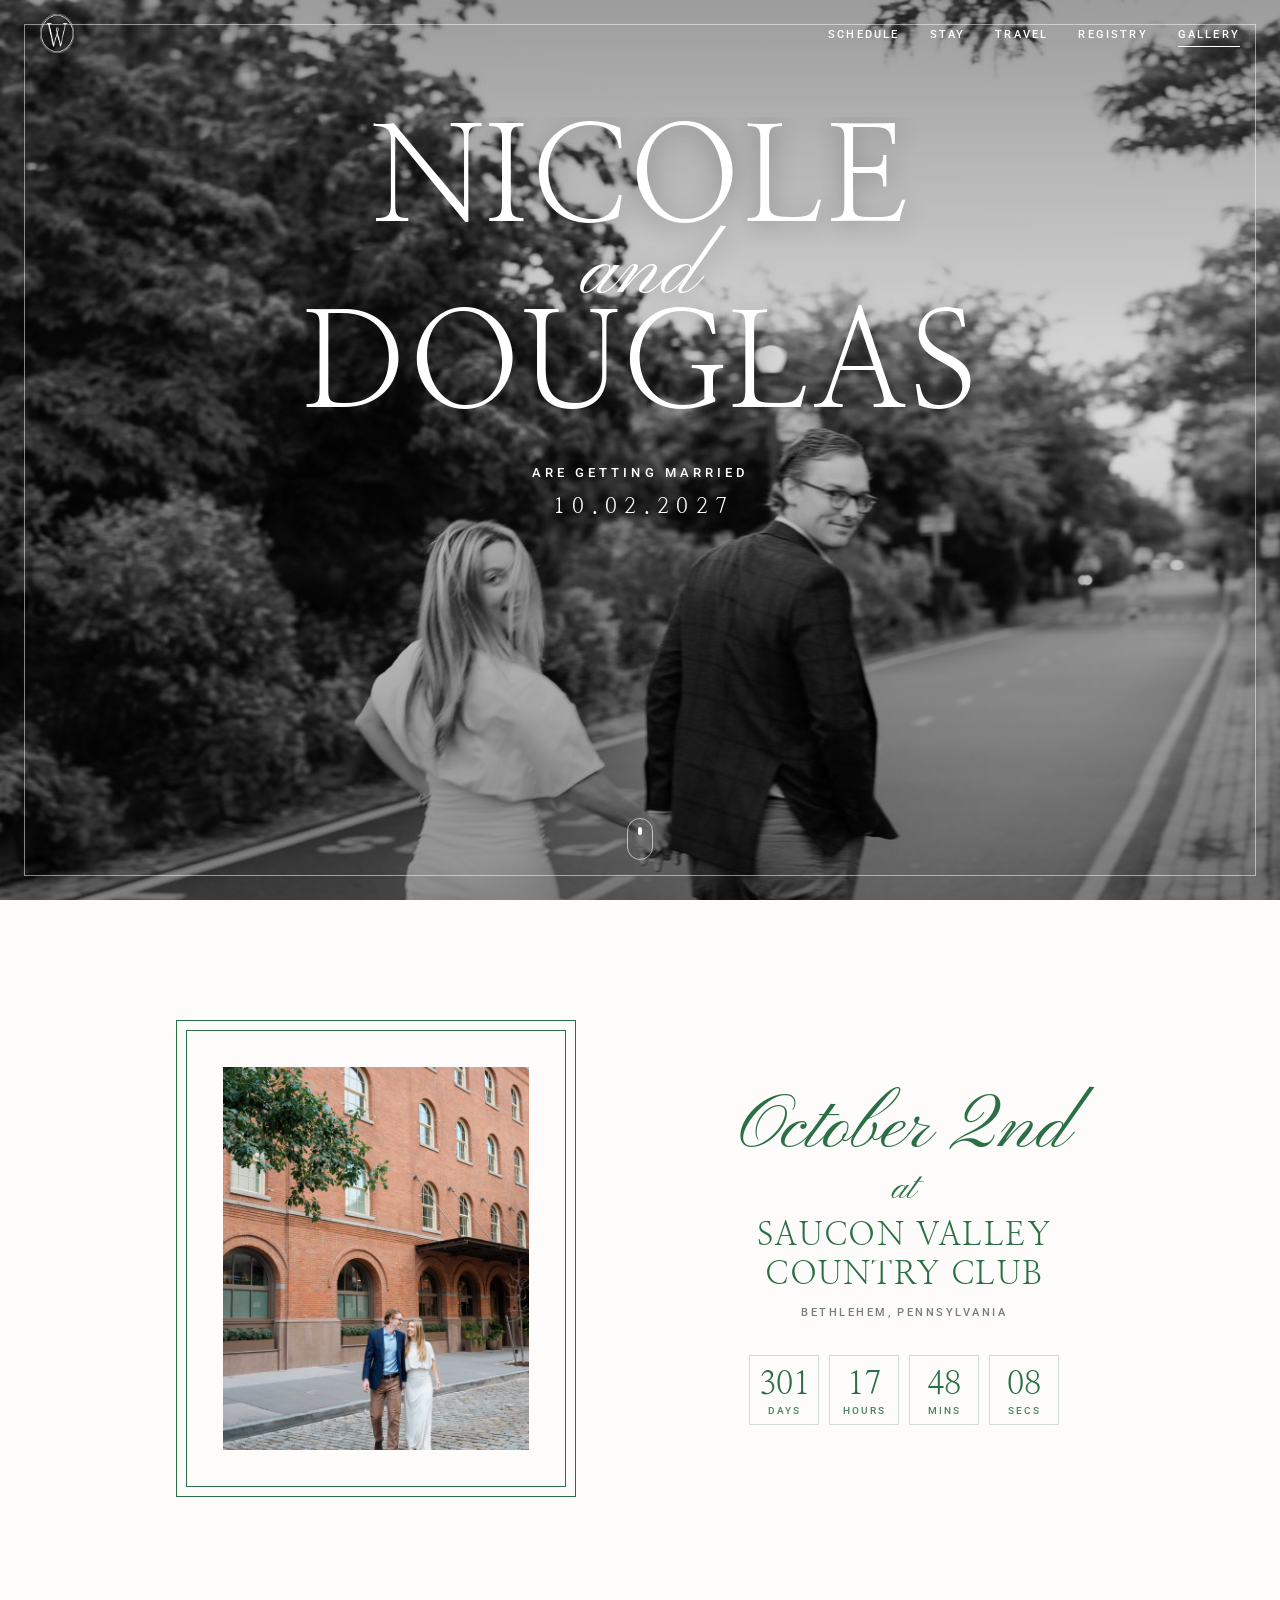
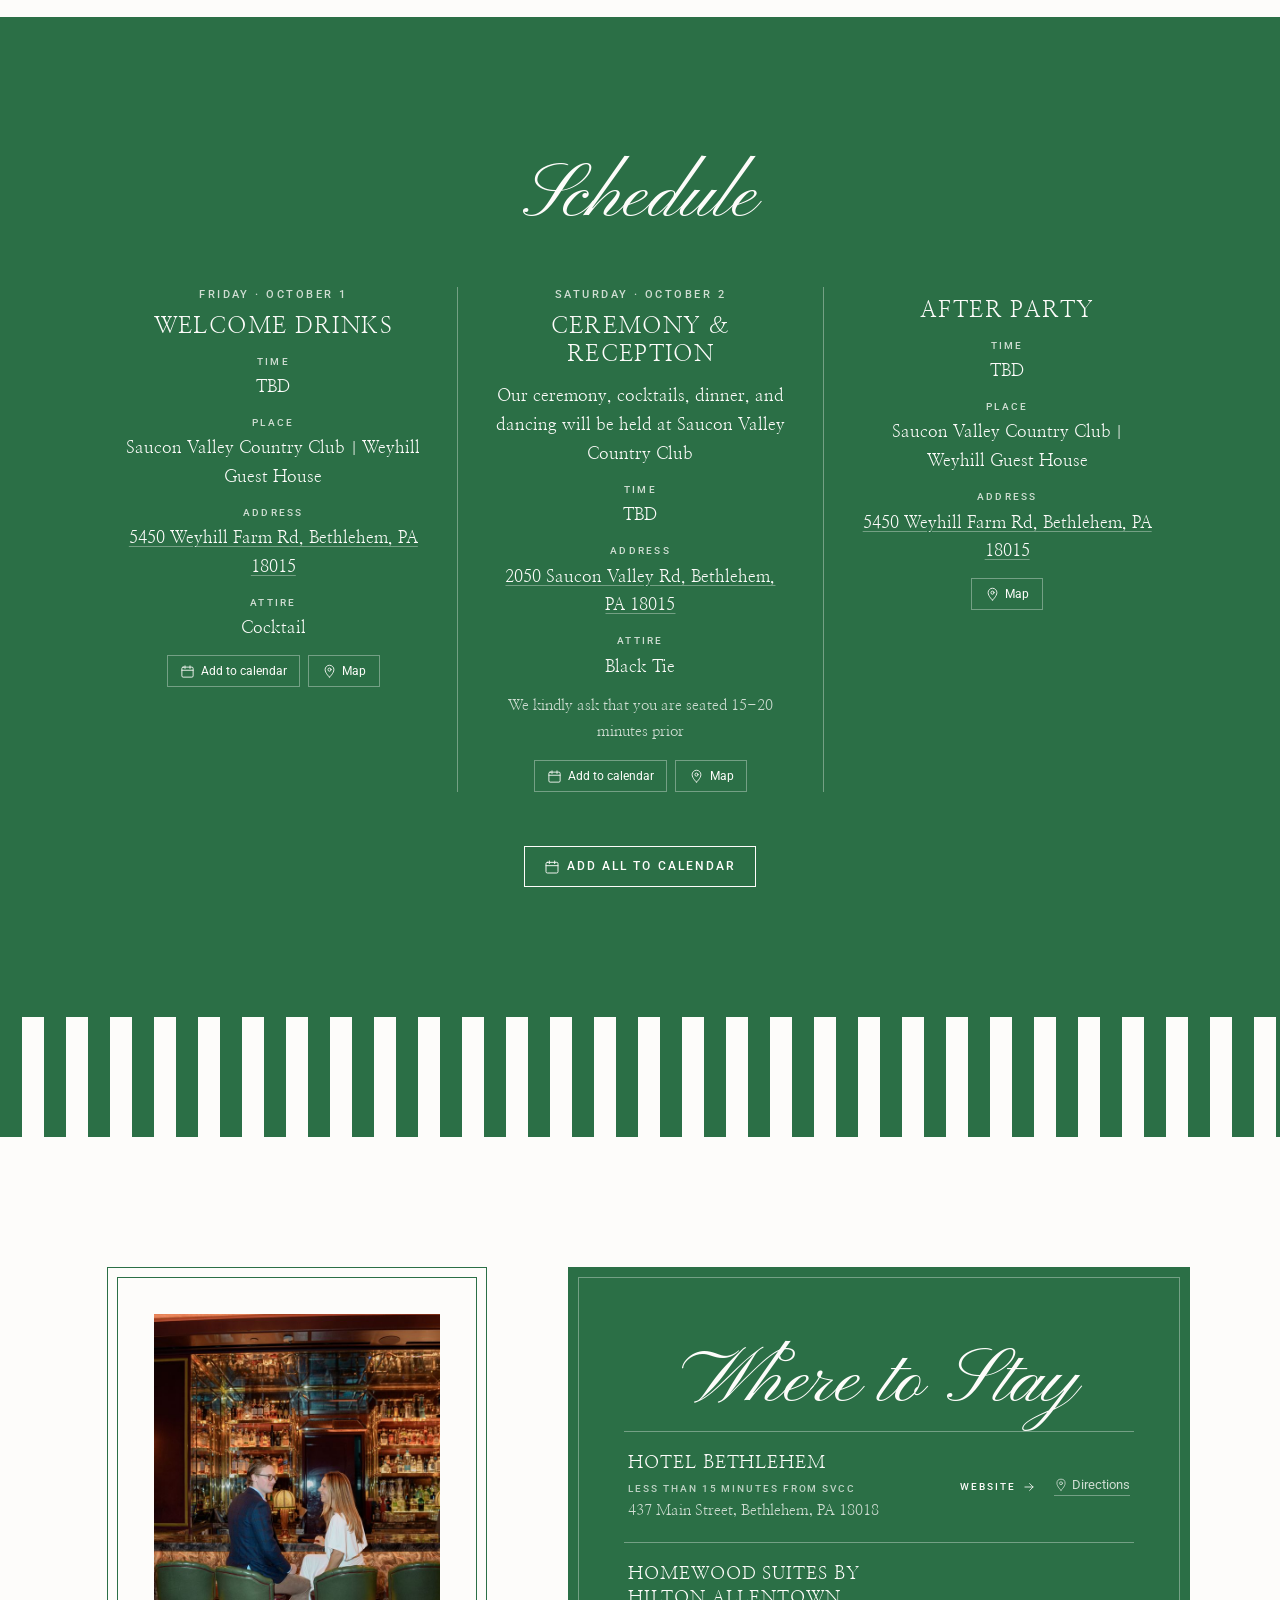
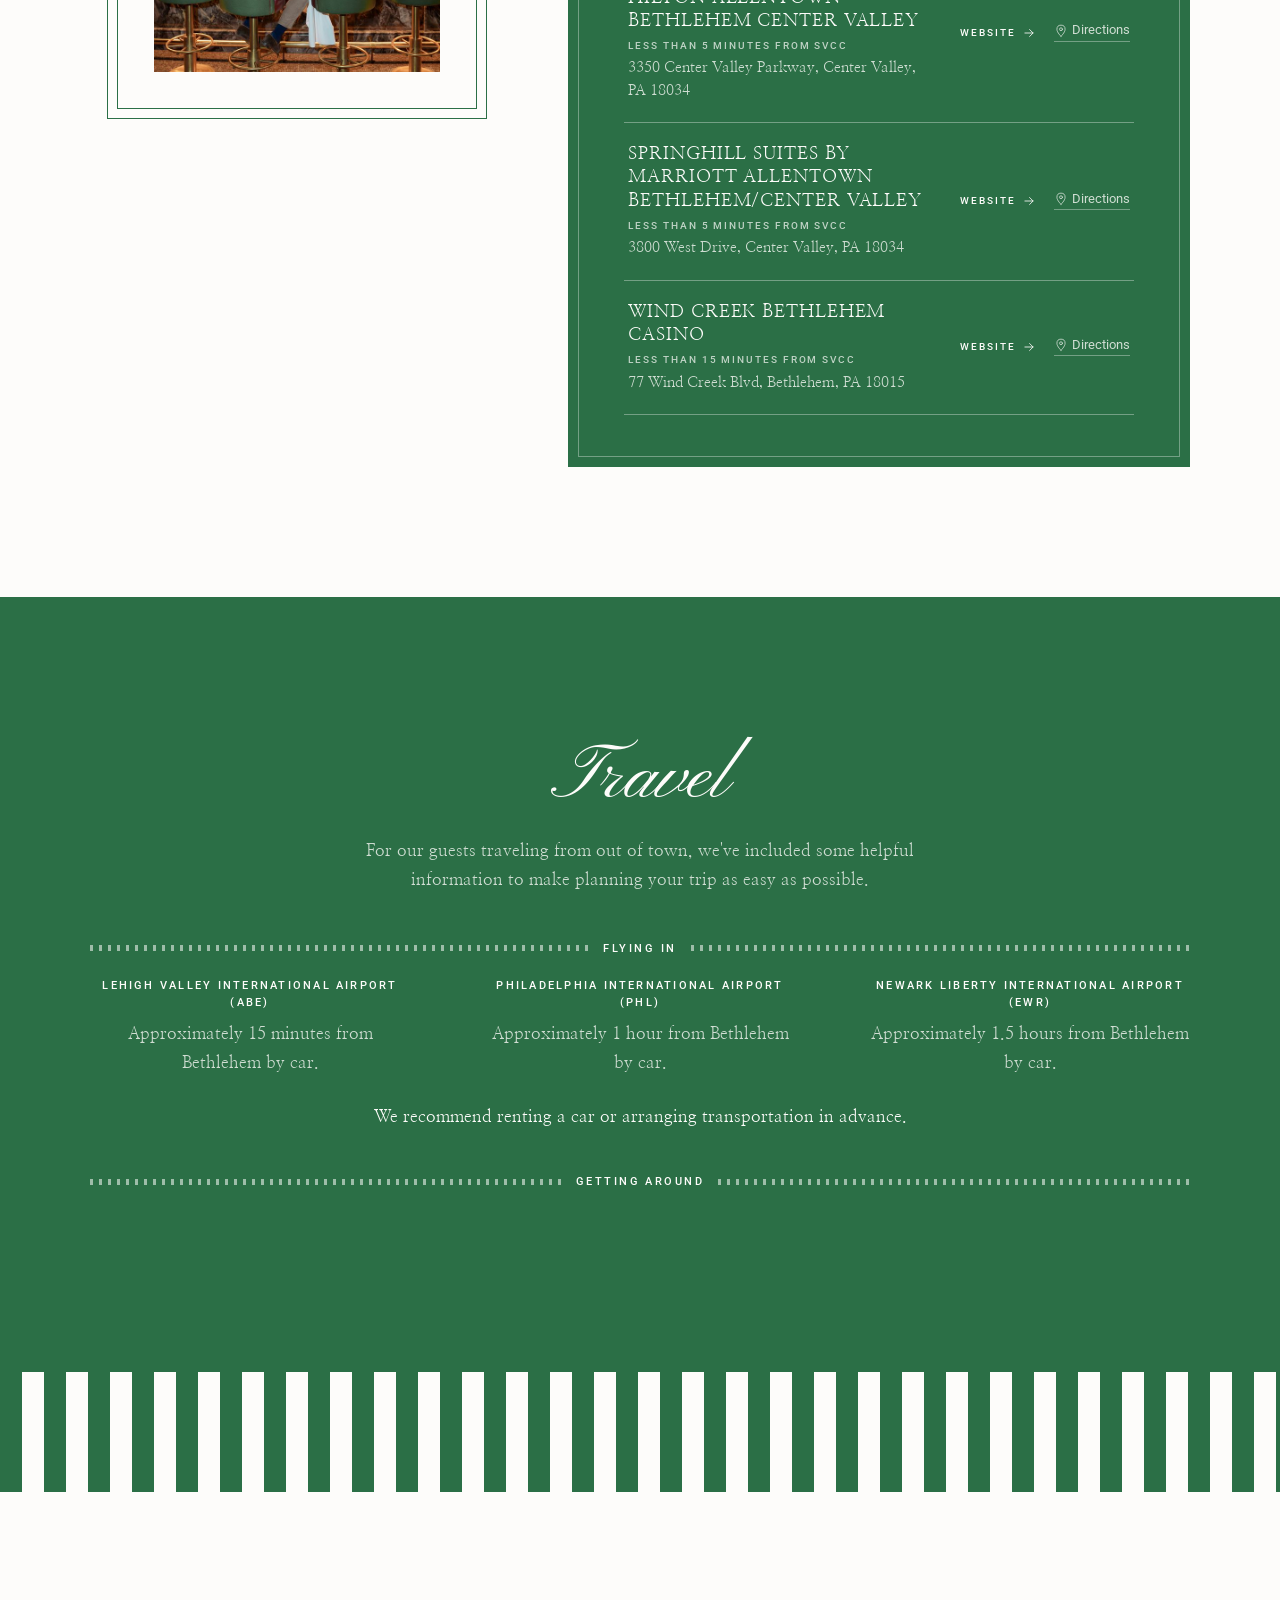
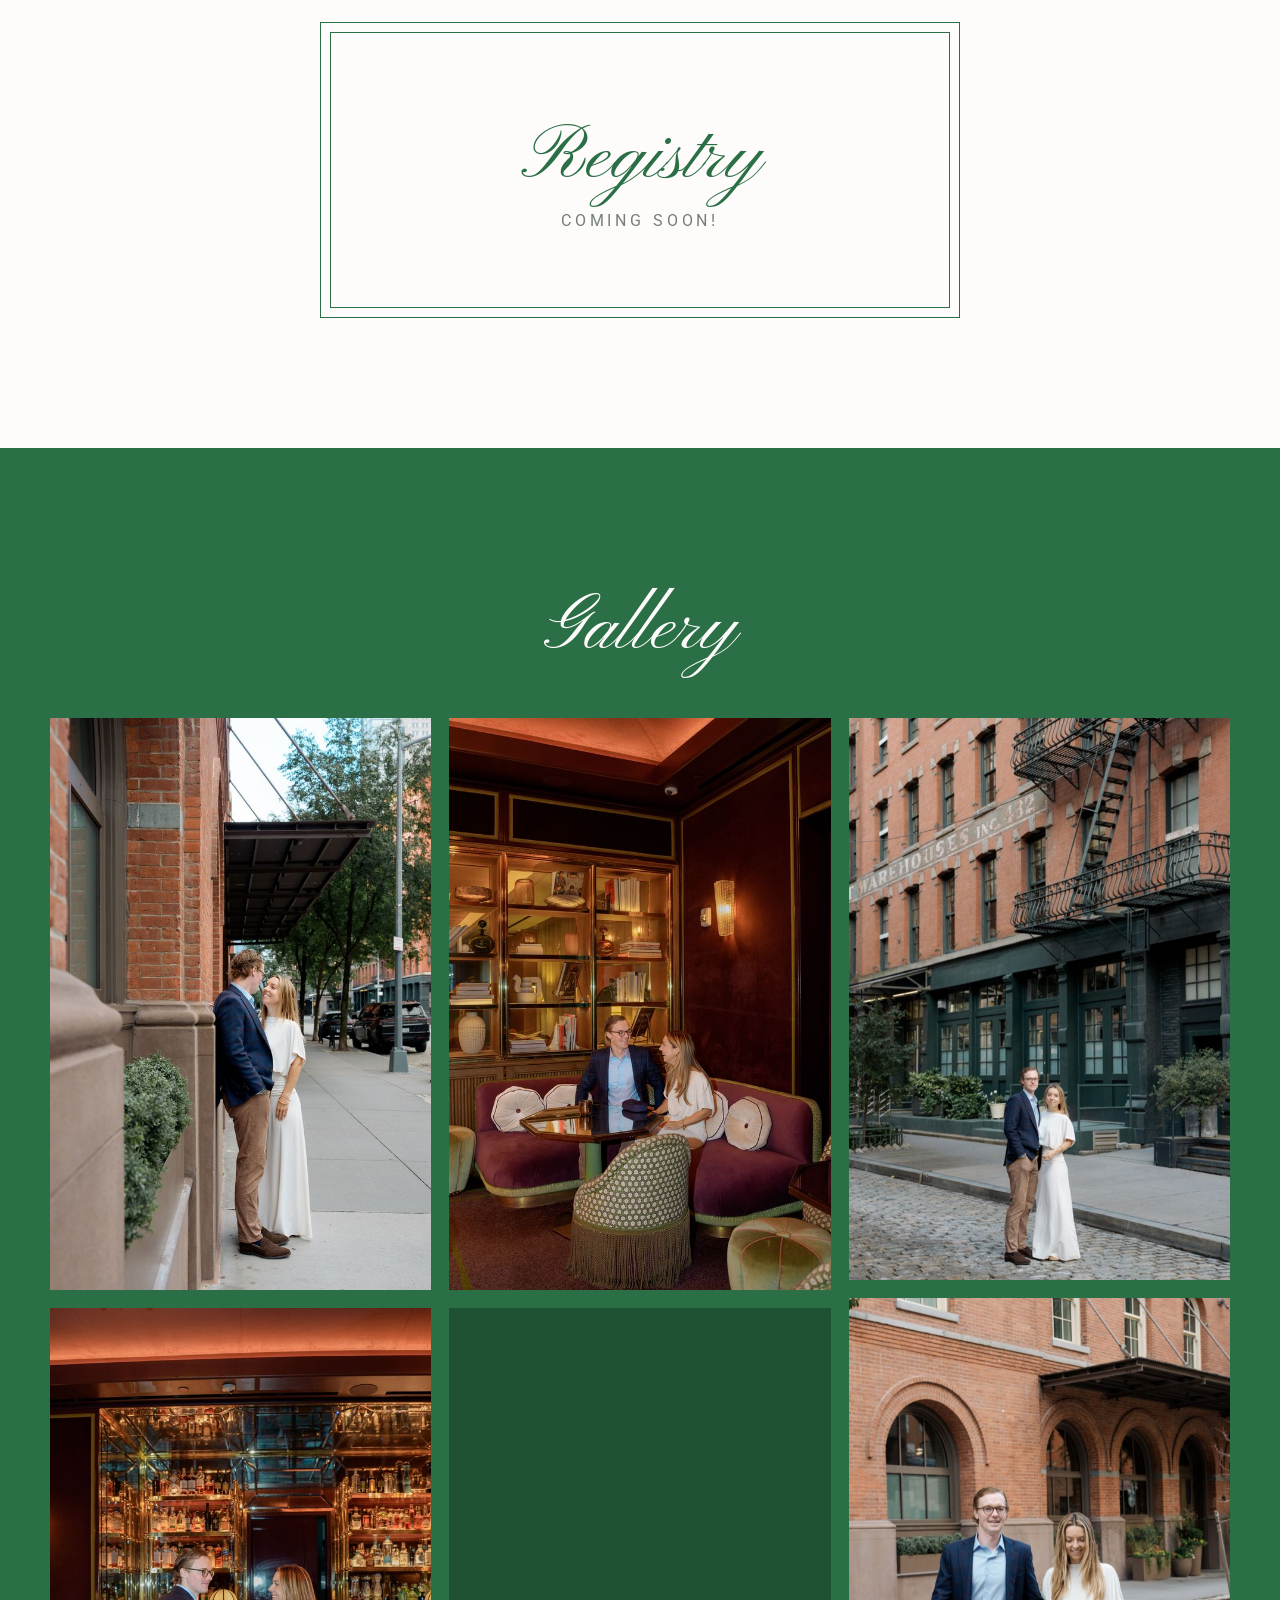
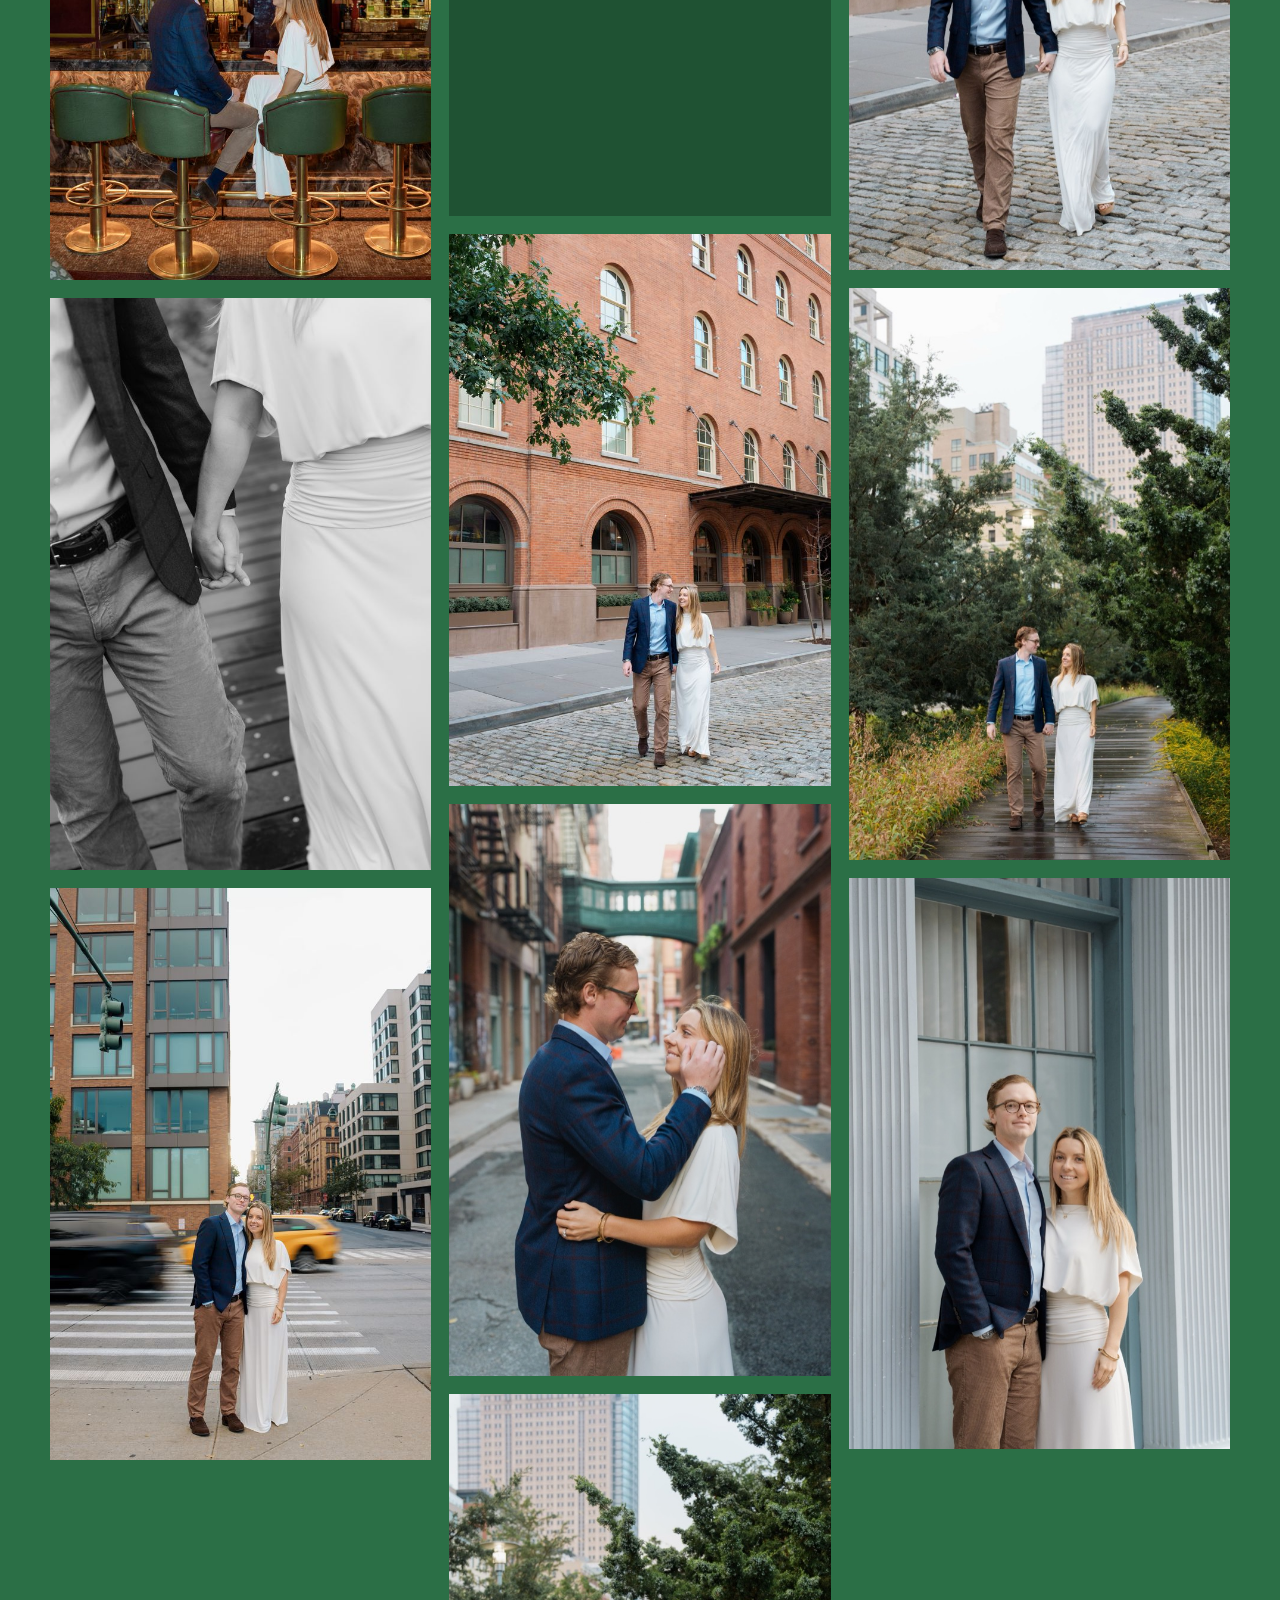
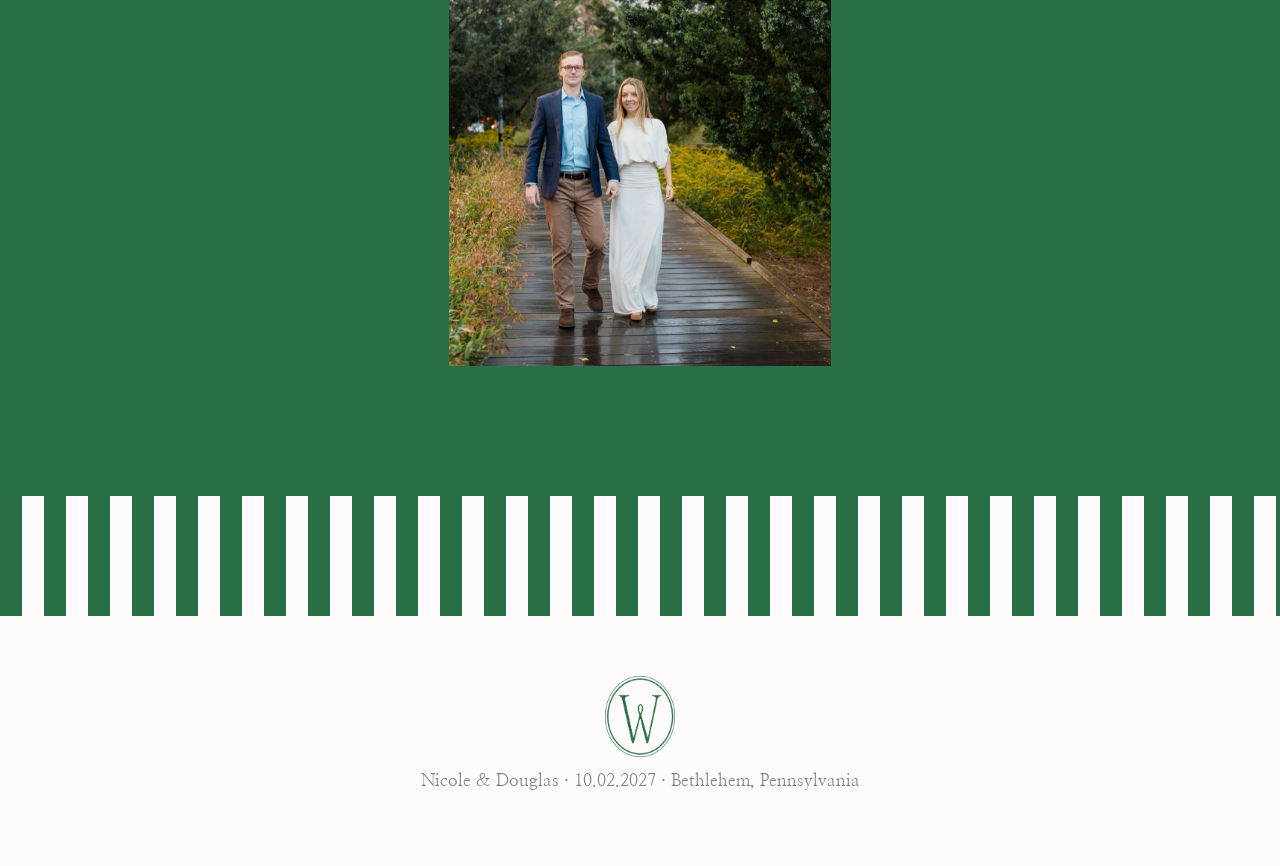
<file: index.html>
<!doctype html>
<html lang="en">
<head>
<meta charset="utf-8">
<meta name="viewport" content="width=device-width, initial-scale=1">
<title>Our Wedding</title>
<link rel="preconnect" href="https://fonts.googleapis.com">
<link rel="preconnect" href="https://fonts.gstatic.com" crossorigin>
<link href="https://fonts.googleapis.com/css2?family=Nanum+Myeongjo:wght@400;700&family=Roboto:wght@400;500&family=Pinyon+Script&display=swap" rel="stylesheet">
<script src="content.js?v=202611122140"></script>
<link rel="stylesheet" href="style.css?v=202611122140">
<link rel="icon" type="image/png" href="crest.png">
</head>
<body class="locked">

<div id="intro" aria-label="Invitation">
  <div class="env" id="env">
    <div class="env-back"></div>
    <div class="env-card" id="envCard">
      <div class="mono" id="cardMono"></div>
      <p class="label">You're invited</p>
      <div class="who" id="cardWho"></div>
      <p class="label when" id="cardWhen"></p>
      <form id="pwForm" autocomplete="off">
        <input id="pwInput" type="password" placeholder="Password" aria-label="Password">
        <button class="btn" type="submit">Open</button>
        <p class="err" id="pwErr"></p>
      </form>
    </div>
    <div class="env-front"></div>
    <div class="env-flap"></div>
    <button class="seal" id="seal" aria-label="Open the invitation"></button>
  </div>
  <p class="intro-hint">Tap the seal to open</p>
</div>

<nav class="nav" id="nav">
  <a class="mono" href="#top" id="navMono"></a>
  <ul class="nav-links" id="navLinks"></ul>
  <button class="burger" id="burger" aria-label="Menu" aria-expanded="false"><span></span><span></span><span></span></button>
</nav>
<div class="menu" id="menu"></div>

<main>
  <header class="hero" id="top">
    <figure class="hero-bg" id="heroPhoto" hidden></figure>
    <canvas class="petals" id="petals"></canvas>
    <div class="hero-text">
      <h1 class="names" id="heroNames"></h1>
      <p class="label hero-kicker rise" style="--d:2.2s" id="heroLine"></p>
      <p class="hero-date rise" style="--d:2.5s" id="heroDate"></p>
    </div>
    <a class="scroll-cue rise" style="--d:2.9s" href="#date" aria-label="Scroll down"></a>
  </header>
  <section class="std" id="date"></section>
  <div class="ribbon" id="ribbon" hidden aria-hidden="true"><div class="ribbon-track" id="ribbonTrack"></div></div>

  <section class="sec tone-blue" id="welcome"></section>
  <section class="sec tone-ivory" id="schedule"></section>
  <div class="stripes" aria-hidden="true"></div>
  <section class="sec tone-blue" id="stay"></section>
  <section class="sec tone-ivory" id="travel"></section>
  <div class="stripes" aria-hidden="true"></div>
  <section class="sec tone-blue" id="todo"></section>
  <section class="sec tone-ivory" id="attire"></section>
  <section class="sec tone-blue" id="faq"></section>
  <section class="sec" id="registry"></section>
  <section class="sec gallery" id="gallery"></section>
  <section class="sec rsvp" id="rsvp"></section>
</main>

<div class="stripes" aria-hidden="true"></div>
<footer>
  <div class="mono" id="footMono"></div>
  <p id="footText"></p>
</footer>

<button class="to-top" id="toTop" aria-label="Back to top"></button>

<div class="lightbox" id="lightbox" hidden role="dialog" aria-modal="true" aria-label="Photo viewer">
  <figure class="lb-stage"><img id="lbImg" alt=""></figure>
  <button class="lb-btn lb-prev" id="lbPrev" aria-label="Previous photo"></button>
  <button class="lb-btn lb-next" id="lbNext" aria-label="Next photo"></button>
  <button class="lb-close" id="lbClose" aria-label="Close photo viewer"></button>
  <p class="lb-count" id="lbCount"></p>
</div>

<script>
(() => {
const S = window.SITE || {};
const $ = (s, r = document) => r.querySelector(s);
const $$ = (s, r = document) => [...r.querySelectorAll(s)];
const esc = s => String(s ?? "").replace(/[&<>"']/g, c => ({ "&": "&amp;", "<": "&lt;", ">": "&gt;", '"': "&quot;", "'": "&#39;" })[c]);
const reduce = matchMedia("(prefers-reduced-motion: reduce)").matches;
const FX = { leaves: false, hearts: false, ...(S.effects || {}) };
/* Photos come in -640/-1280/-2000 sizes; a full file name (".jpg") is used as-is */
const isFile = b => /\.(jpe?g|png|webp|gif)$/i.test(b);
const imgAttrs = (b, sizes, w = 1280) => isFile(b) ? `src="${esc(b)}"`
  : `src="${esc(b)}-${w}.jpg" srcset="${[640, 1280, 2000].map(x => `${esc(b)}-${x}.jpg ${x}w`).join(", ")}" sizes="${sizes}"`;
const mapUrl = q => "https://www.google.com/maps/search/?api=1&query=" + encodeURIComponent(q);
const store = { get(k) { try { return sessionStorage.getItem(k); } catch { return null; } },
                set(k, v) { try { sessionStorage.setItem(k, v); } catch {} } };

const ICONS = {
  drinks: '<path d="M5 4h14l-7 8z"/><path d="M12 12v7M8 20h8"/><path d="M15 4l2-2"/>',
  rings: '<circle cx="9" cy="14" r="5"/><circle cx="15" cy="14" r="5"/><path d="M10 5l2-2.5L14 5l-2 2z"/>',
  dinner: '<circle cx="12" cy="13" r="5"/><path d="M3 4v5a1.5 1.5 0 0 0 3 0V4M4.5 9v11"/><path d="M20 4c-1.6 1-2.2 3-2.2 6H20v10"/>',
  party: '<path d="M9 18V6l11-2v12"/><circle cx="6" cy="18" r="3"/><circle cx="17" cy="16" r="3"/>',
  sun: '<circle cx="12" cy="10" r="4"/><path d="M12 2v2M4.9 4.9l1.4 1.4M2 10h2M20 10h2M17.7 6.3l1.4-1.4"/><path d="M2 18c2.5-2 5-2 7.5 0s5 2 7.5 0 3.5-1.3 5 0"/>',
  coffee: '<path d="M4 9h13v5a5 5 0 0 1-5 5H9a5 5 0 0 1-5-5z"/><path d="M17 11h1.5a2.5 2.5 0 0 1 0 5H17"/><path d="M8 3v3M12 3v3"/>',
  heart: '<path d="M12 20s-7-4.4-7-10a4 4 0 0 1 7-2.6A4 4 0 0 1 19 10c0 5.6-7 10-7 10z"/>',
  car: '<path d="M3 16v-4l2.2-5h13.6L21 12v4z"/><circle cx="7.5" cy="16.5" r="2"/><circle cx="16.5" cy="16.5" r="2"/><path d="M3 12h18"/>',
  plane: '<path d="M10.5 13.5L3 11l1.5-1.5 8 .5 5-5c1-1 2.5-1 3 0s0 2-1 3l-5 5 .5 8L13.5 22 11 14.5"/>',
  boat: '<path d="M3 15h18l-3 5H6z"/><path d="M12 3v12M12 4l6 8h-6"/>',
  bus: '<rect x="4" y="4" width="16" height="13" rx="2"/><path d="M4 11h16"/><circle cx="8" cy="19" r="1.5"/><circle cx="16" cy="19" r="1.5"/>',
  bike: '<circle cx="6" cy="16" r="4"/><circle cx="18" cy="16" r="4"/><path d="M6 16l4-8h5l3 8M10 8l3 8M9 6h3"/>',
  pin: '<path d="M12 21s-7-6.2-7-12a7 7 0 0 1 14 0c0 5.8-7 12-7 12z"/><circle cx="12" cy="9" r="2.5"/>',
  calendar: '<rect x="3" y="5" width="18" height="16" rx="2"/><path d="M3 10h18M8 3v4M16 3v4"/>',
  flip: '<path d="M4 12a8 8 0 0 1 14-5.3L20 9M20 4v5h-5"/><path d="M20 12a8 8 0 0 1-14 5.3L4 15M4 20v-5h5"/>',
  up: '<path d="M12 19V5M6 11l6-6 6 6"/>',
  arrow: '<path d="M5 12h14M13 6l6 6-6 6"/>',
  star: '<path d="M12 3l2.6 5.6 6 .7-4.5 4.1 1.2 6L12 16.5 6.7 19.4l1.2-6L3.4 9.3l6-.7z"/>'
};
const icon = n => `<svg class="icon" viewBox="0 0 24 24" aria-hidden="true">${ICONS[n] || ICONS.heart}</svg>`;
const SQUIG = "";
const head = (title, intro, kicker) =>
  `<div class="sec-head" data-reveal>${kicker ? `<p class="label">${esc(kicker)}</p>` : ""}<h2 class="title">${esc(title)}</h2>${SQUIG}${intro ? `<p class="intro">${esc(intro)}</p>` : ""}</div>`;

/* ---------- Colors & basics ---------- */
const monoSvg = () => `<span class="crest" aria-hidden="true"></span>`;
const colorVars = { primary: "--primary", primaryDark: "--primary-deep", accent: "--accent", background: "--bg", card: "--paper", tint: "--tint1", tint2: "--tint2", text: "--ink" };
for (const [k, v] of Object.entries(S.colors || {})) if (colorVars[k] && v) document.documentElement.style.setProperty(colorVars[k], v);

/* Adobe Fonts (MissLeGatees Pro) once the kit ID is set in content.js */
const F = S.fonts || {};
if (/^[a-z0-9]{5,12}$/i.test(F.adobeKitId || "") && F.scriptFamily) {
  const l = document.createElement("link");
  l.rel = "stylesheet"; l.href = `https://use.typekit.net/${F.adobeKitId}.css`;
  document.head.append(l);
  document.documentElement.style.setProperty("--script", `"${F.scriptFamily.replace(/["\\]/g, "")}", "Pinyon Script", cursive`);
}

const C = S.couple || {};
const mono = C.monogram || "";
const both = `${C.one || ""} & ${C.two || ""}`;
document.title = S.siteTitle || both;
$("#navMono").innerHTML = monoSvg();
$("#footMono").innerHTML = monoSvg();
$("#footText").textContent = [both, S.dateText, S.location].filter(Boolean).join(" · ") + (S.footer ? ` — ${S.footer}` : "");

/* ---------- Hero ---------- */
const H = S.hero || {};
$("#heroNames").innerHTML = `<span>${esc(C.one)}</span><span class="and">and</span><span>${esc(C.two)}</span>`;
$("#heroDate").textContent = S.dateText || "";
$("#heroLine").textContent = H.kicker || "";
if (H.photo) {
  $("#heroPhoto").hidden = false;
  $("#heroPhoto").innerHTML = `<img ${imgAttrs(H.photo, "100vw", 2000)} alt="${esc(both)}" fetchpriority="high" style="object-position:${esc(H.position || "50% 50%")}">`;
  $(".hero").classList.add("has-photo");
  document.body.classList.add("photo-hero");
}

/* ---------- Save the date: framed photo + date and place ---------- */
const shown = sec => sec && sec.show !== false;
const D = shown(S.saveTheDate) && S.saveTheDate;
if (D) {
  $("#date").innerHTML = `<div class="std-wrap">
    ${D.photo ? `<figure class="framed" data-reveal><img ${imgAttrs(D.photo, "(min-width: 820px) 400px, 84vw")} alt="${esc(D.alt)}" loading="lazy" decoding="async"></figure>` : ""}
    <div class="std-text" data-reveal style="--d:.15s">
      ${D.day ? `<p class="std-day">${esc(D.day)}</p>` : ""}
      ${D.place ? `<p class="std-at">at</p><p class="std-place">${esc(D.place)}</p>` : ""}
      ${D.city ? `<p class="label">${esc(D.city)}</p>` : ""}
      <div class="countdown" id="countdown"></div>
      ${H.tagline ? `<p class="std-note">${esc(H.tagline)}</p>` : ""}
    </div></div>`;
} else $("#date").remove();

/* ---------- Scrolling ribbon ---------- */
if (S.ribbon !== false) {
  const bits = [both, S.dateText, S.location].filter(Boolean).map(t => `<span>${esc(t)}</span><i class="crest" aria-hidden="true"></i>`).join("");
  const run = `<div class="ribbon-run">${bits.repeat(3)}</div>`;
  $("#ribbonTrack").innerHTML = run + run;
  $("#ribbon").hidden = false;
}

/* ---------- Welcome ---------- */
const W = shown(S.welcome) && S.welcome;
if (W) {
  const photos = (W.photos || []).slice(0, 5);
  const n = photos.length;
  $("#welcome").innerHTML = `<div class="paper"><div class="welcome">
    <div data-reveal>
      ${W.kicker ? `<p class="label">${esc(W.kicker)}</p>` : ""}
      <h2 class="title">${esc(W.title)}</h2>${SQUIG}
      <div style="margin-top:22px">${(W.paragraphs || []).map(p => `<p>${esc(p)}</p>`).join("")}</div>
      ${W.signature ? `<div class="sig">${esc(W.signature)}</div>` : ""}
    </div>
    ${n ? `<div class="polaroids" id="pols">${photos.map((p, i) => {
      const off = i - (n - 1) / 2;
      return `<figure class="pol" style="--x:${off * 58}%;--y:${(i % 2 ? -14 : 12)}px;--r:${off * 8 + (i % 2 ? 3 : -2)}deg;--r0:${(i % 2 ? 4 : -3)}deg;--d:${i * 120}ms;z-index:${i}">
        <div class="ph" ${p.src ? `style="background-image:url('${esc(p.src)}')"` : ""}>${p.src ? "" : "Your photo"}</div>
        <figcaption>${esc(p.caption)}</figcaption></figure>`;
    }).join("")}</div>` : ""}
  </div></div>`;
} else $("#welcome").remove();

/* ---------- Schedule ---------- */
const pad = n => String(n).padStart(2, "0");
const parseDay = d => { const [y, m, dd] = d.split("-").map(Number); return new Date(y, m - 1, dd); };
const fmtDay = d => parseDay(d).toLocaleDateString("en-US", { weekday: "long", month: "long", day: "numeric" }).replace(", ", " · ");
const fmtTime = t => { const [h, m] = t.split(":").map(Number); return `${(h % 12) || 12}:${pad(m)} ${h < 12 ? "AM" : "PM"}`; };
const events = S.schedule?.events || [];
if (events.length) {
  const row = (k, v) => v ? `<dt>${k}</dt><dd>${v}</dd>` : "";
  $("#schedule").innerHTML = `<div class="paper">${head(S.schedule.title, S.schedule.intro)}
    <div class="details">
    ${events.map((e, i) => `<article class="detail" data-reveal style="--d:${i * 120}ms">
      <div class="ev">
        ${e.date ? `<p class="label">${esc(fmtDay(e.date))}</p>` : ""}
        <h3>${esc(e.name)}</h3>
        ${e.description ? `<p class="ev-desc">${esc(e.description)}</p>` : ""}
        <dl>
          ${row("Time", e.time ? esc(e.time) : e.allDay ? "All day" : esc([e.start, e.end].filter(Boolean).map(fmtTime).join(" – ")))}
          ${row("Place", esc(e.venue).replace(/ \| /g, ' <span class="sep">|</span> '))}
          ${e.address ? row("Address", `<a href="${mapUrl(e.address)}" target="_blank" rel="noopener">${esc(e.address)}</a>`) : ""}
          ${row("Attire", esc(e.attire))}
        </dl>
        ${e.note ? `<p class="note">${esc(e.note)}</p>` : ""}
        <div class="ev-actions">
          ${e.date ? `<button class="chip-btn" data-ics="${i}">${icon("calendar")} Add to calendar</button>` : ""}
          ${e.address ? `<a class="chip-btn" href="${mapUrl(e.address)}" target="_blank" rel="noopener">${icon("pin")} Map</a>` : ""}
        </div>
      </div></article>`).join("")}
    </div>
    <div class="cal-all" data-reveal><button class="btn" data-ics="all">${icon("calendar")} Add all to calendar</button></div>
    </div>`;
} else $("#schedule").remove();

/* Calendar file (.ics) */
const icsEsc = s => String(s || "").replace(/[\\;,]/g, m => "\\" + m).replace(/\n/g, "\\n");
const ymd = d => `${d.getFullYear()}${pad(d.getMonth() + 1)}${pad(d.getDate())}`;
function downloadIcs(list, name) {
  const now = new Date();
  const stamp = `${now.getUTCFullYear()}${pad(now.getUTCMonth() + 1)}${pad(now.getUTCDate())}T${pad(now.getUTCHours())}${pad(now.getUTCMinutes())}00Z`;
  const L = ["BEGIN:VCALENDAR", "VERSION:2.0", "PRODID:-//Wedding Website//EN", "CALSCALE:GREGORIAN"];
  list.filter(e => e.date).forEach((e, i) => {
    const day = parseDay(e.date), next = new Date(day); next.setDate(day.getDate() + 1);
    L.push("BEGIN:VEVENT", `UID:${ymd(day)}-${i}-${Math.random().toString(36).slice(2)}@wedding`, `DTSTAMP:${stamp}`);
    if (e.allDay || !e.start) L.push(`DTSTART;VALUE=DATE:${ymd(day)}`, `DTEND;VALUE=DATE:${ymd(next)}`);
    else {
      L.push(`DTSTART:${ymd(day)}T${e.start.replace(":", "")}00`);
      if (e.end) L.push(`DTEND:${ymd(e.end <= e.start ? next : day)}T${e.end.replace(":", "")}00`);
    }
    L.push(`SUMMARY:${icsEsc(`${e.name} — ${both}`)}`, `LOCATION:${icsEsc([e.venue, e.address].filter(Boolean).join(", "))}`);
    if (e.note) L.push(`DESCRIPTION:${icsEsc(e.note)}`);
    L.push("END:VEVENT");
  });
  L.push("END:VCALENDAR");
  const a = document.createElement("a");
  a.href = URL.createObjectURL(new Blob([L.join("\r\n")], { type: "text/calendar" }));
  a.download = name.replace(/[^\w-]+/g, "-").toLowerCase() + ".ics";
  document.body.append(a); a.click(); a.remove();
  setTimeout(() => URL.revokeObjectURL(a.href), 1000);
}
document.addEventListener("click", e => {
  const b = e.target.closest("[data-ics]");
  if (!b) return;
  const k = b.dataset.ics;
  if (k === "all") downloadIcs(events, S.siteTitle || "wedding-weekend");
  else downloadIcs([events[+k]], events[+k].name);
  burst(e.clientX, e.clientY, 8);
});

/* ---------- Hotels: hotel key tags ---------- */
const hotels = S.stay?.hotels || [];
if (hotels.length) {
  const st = S.stay;
  $("#stay").innerHTML = `<div class="stay-split${st.photo ? "" : " no-photo"}">
    ${st.photo ? `<figure class="framed" data-reveal><img ${imgAttrs(st.photo, "(min-width: 900px) 380px, 84vw")} alt="${esc(st.alt)}" loading="lazy" decoding="async"></figure>` : ""}
    <div class="stay-panel on-green" data-reveal style="--d:.12s">${head(st.title, st.intro)}
    ${st.script ? `<p class="lead-script stay-script">${esc(st.script)}</p>` : ""}
    ${hotels.filter(h => h.price).length > 1 ? `<div class="toolbar"><button class="chip" id="sortBtn" aria-pressed="false">Sort by price ↑</button></div>` : ""}
    <ul class="hotel-list" id="hotelGrid">${hotels.map((h, i) => {
      const p = Math.max(1, Math.min(3, +h.price || 0));
      return `<li class="hotel" data-i="${i}" data-price="${h.price ? p : 0}">
        <div class="hotel-main">
          <h3>${h.link ? `<a class="hotel-link" href="${esc(h.link)}" target="_blank" rel="noopener">${esc(h.name)}</a>` : esc(h.name)}</h3>
          ${h.tag ? `<p class="hotel-tag">${esc(h.tag)}</p>` : ""}
          ${h.address ? `<p class="hotel-addr">${esc(h.address)}</p>` : ""}
          ${h.price ? `<div class="price">${"$".repeat(p)}<i>${"$".repeat(3 - p)}</i></div>` : ""}
          ${h.code ? `<div class="hotel-code"><span class="label">${esc(h.codeLabel || "Code")}</span>
            <span class="code">${esc(h.code)}</span><button class="copy" type="button" data-code="${esc(h.code)}">Copy</button></div>` : ""}
          ${h.note ? `<p class="hotel-addr">${esc(h.note)}</p>` : ""}
        </div>
        <div class="hotel-actions">
          ${h.link ? `<span class="hotel-cta">Website ${icon("arrow")}</span>` : ""}
          ${h.address ? `<a class="hotel-map" href="${mapUrl(h.address)}" target="_blank" rel="noopener">${icon("pin")} Directions</a>` : ""}
        </div>
      </li>`;
    }).join("")}</ul></div></div>`;
  const grid = $("#hotelGrid");
  grid.addEventListener("click", e => {
    const copy = e.target.closest(".copy");
    if (!copy) return;
    const done = () => { copy.textContent = "Copied ♥"; setTimeout(() => copy.textContent = "Copy", 1600); };
    navigator.clipboard?.writeText(copy.dataset.code).then(done, done) ?? done();
    burst(e.clientX, e.clientY, 8);
  });
  let sortMode = 0; // 0 original, 1 low→high, 2 high→low
  $("#sortBtn")?.addEventListener("click", ev => {
    sortMode = (sortMode + 1) % 3;
    ev.currentTarget.textContent = ["Sort by price ↑", "Price: low to high", "Price: high to low"][sortMode];
    ev.currentTarget.setAttribute("aria-pressed", sortMode ? "true" : "false");
    const cards = $$(".hotel", grid);
    const first = new Map(cards.map(c => [c, c.getBoundingClientRect()]));
    cards.sort((a, b) => sortMode === 0 ? a.dataset.i - b.dataset.i : sortMode === 1 ? a.dataset.price - b.dataset.price : b.dataset.price - a.dataset.price)
      .forEach(c => grid.append(c));
    if (!reduce) cards.forEach(c => { // slide cards to their new spots
      const a = first.get(c), b = c.getBoundingClientRect();
      c.animate([{ translate: `${a.left - b.left}px ${a.top - b.top}px` }, { translate: "0 0" }], { duration: 550, easing: "cubic-bezier(.3,.8,.3,1)" });
    });
  });
} else $("#stay").remove();

/* ---------- Travel ---------- */
const T = S.travel;
if (T && ((T.gettingHere || []).length || (T.gettingAround || []).length)) {
  const tiles = list => `<div class="facts">${list.map((t, i) => `<div class="fact" data-reveal style="--d:${i * 80}ms">
      <p class="fact-h">${esc(t.title)}</p><p>${esc(t.text)}</p></div>`).join("")}</div>`;
  $("#travel").innerHTML = `<div class="paper">${head(T.title, T.intro)}
    ${(T.gettingHere || []).length ? `<div class="sub">${esc(T.hereLabel || "Getting here")}</div>${tiles(T.gettingHere)}` : ""}
    ${T.hereNote ? `<p class="travel-note" data-reveal>${esc(T.hereNote)}</p>` : ""}
    ${(T.gettingAround || []).length || T.aroundNote ? `<div class="sub">${esc(T.aroundLabel || "Getting around")}</div>` : ""}
    ${(T.gettingAround || []).length ? tiles(T.gettingAround) : ""}
    ${T.aroundNote ? `<p class="travel-note" data-reveal>${esc(T.aroundNote)}</p>` : ""}
  </div>`;
} else $("#travel").remove();

/* ---------- Things to do ---------- */
const places = shown(S.todo) ? S.todo.places || [] : [];
if (places.length) {
  const catIcon = { coffee: "coffee", eat: "dinner", food: "dinner", drinks: "drinks", bar: "drinks", do: "sun", see: "star", shop: "heart" };
  const cats = [...new Set(places.map(p => p.category).filter(Boolean))];
  $("#todo").innerHTML = `<div class="paper">${head(S.todo.title, S.todo.intro)}
    ${cats.length > 1 ? `<div class="toolbar" data-reveal>${["All", ...cats].map((c, i) => `<button class="chip" data-cat="${esc(c)}" aria-pressed="${i === 0}">${esc(c)}</button>`).join("")}</div>` : ""}
    <div class="grid" id="todoGrid">${places.map((p, i) => `<article class="postcard" data-reveal style="--d:${Math.min(i, 8) * 70}ms" data-cat="${esc(p.category)}">
      <div class="stamp">${icon(p.icon || catIcon[(p.category || "").toLowerCase()] || "heart")}</div>
      <h3>${esc(p.name)}</h3>
      ${p.address ? `<p class="label"><a href="${mapUrl(p.address)}" target="_blank" rel="noopener">${esc(p.address)}</a></p>` : ""}
      ${p.note ? `<p>${esc(p.note)}</p>` : ""}
    </article>`).join("")}</div></div>`;
  $("#todo").addEventListener("click", e => {
    const chip = e.target.closest("[data-cat].chip");
    if (!chip) return;
    $$(".chip", $("#todo")).forEach(c => c.setAttribute("aria-pressed", c === chip));
    let n = 0;
    $$(".postcard", $("#todo")).forEach(card => {
      const show = chip.dataset.cat === "All" || card.dataset.cat === chip.dataset.cat;
      card.hidden = !show;
      card.classList.remove("pop");
      if (show) { card.style.setProperty("--d", `${n++ * 60}ms`); void card.offsetWidth; card.classList.add("pop"); }
    });
  });
} else $("#todo").remove();

/* ---------- Attire ---------- */
const looks = shown(S.attire) ? S.attire.looks || [] : [];
if (looks.length) {
  $("#attire").innerHTML = `<div class="paper">${head(S.attire.title, S.attire.intro)}
    <div class="looks">${looks.map((l, i) => `<div class="look" data-reveal style="--d:${i * 120}ms">
      <p class="label">${esc(l.event)}</p><h3>${esc(l.code)}</h3><p>${esc(l.text)}</p>
      ${(l.palette || []).length ? `<div class="swatches">${l.palette.map((c, j) => `<span style="background:${esc(c)};--i:${j}"></span>`).join("")}</div>` : ""}
    </div>`).join("")}</div></div>`;
} else $("#attire").remove();

/* ---------- FAQ ---------- */
const faqs = shown(S.faq) ? S.faq.items || [] : [];
if (faqs.length) {
  $("#faq").innerHTML = `<div class="paper">${head(S.faq.title, S.faq.intro)}
    <div>${faqs.map((f, i) => `<div class="faq-item" data-reveal style="--d:${Math.min(i, 6) * 60}ms">
      <button class="faq-q" aria-expanded="false" aria-controls="faq${i}">${esc(f.q)}<span class="pm"></span></button>
      <div class="faq-a" id="faq${i}"><div><p>${esc(f.a)}</p></div></div></div>`).join("")}</div></div>`;
  $("#faq").addEventListener("click", e => {
    const q = e.target.closest(".faq-q");
    if (!q) return;
    const open = q.parentElement.classList.toggle("open");
    q.setAttribute("aria-expanded", open);
  });
} else $("#faq").remove();

/* ---------- RSVP ---------- */
const R = shown(S.rsvp) && S.rsvp;
if (R) {
  $("#rsvp").innerHTML = `<div class="sec-head" data-reveal style="margin:0">
      <p class="label">RSVP</p><h2 class="title">${esc(R.title)}</h2>${SQUIG}
      ${R.deadline ? `<p class="deadline">${esc(R.text || "")} ${esc(R.deadline)}</p>` : '<div style="height:30px"></div>'}
      ${R.link ? `<a class="big-btn" id="rsvpBtn" href="${esc(R.link)}" target="_blank" rel="noopener">${esc(R.button || "RSVP")}</a>`
               : `<span class="big-btn" id="rsvpBtn" aria-disabled="true">Coming soon</span>`}
    </div>`;
  $("#rsvpBtn").addEventListener("click", e => burst(e.clientX, e.clientY, 18));
} else $("#rsvp").remove();

/* ---------- Registry ---------- */
const REG = shown(S.registry) && S.registry;
if (REG) {
  const links = (REG.links || []).filter(l => l.name && l.link);
  $("#registry").innerHTML = `<div class="paper registry"><div class="frame" data-reveal>${head(REG.title || "Registry")}
    ${links.length
      ? `<div class="registry-links">${links.map(l => `<a class="btn" href="${esc(l.link)}" target="_blank" rel="noopener">${esc(l.name)} ${icon("arrow")}</a>`).join("")}</div>`
      : `<p class="registry-soon">${esc(REG.text || "")}</p>`}
  </div></div>`;
} else $("#registry").remove();

/* ---------- Gallery ---------- */
const shots = shown(S.gallery) ? S.gallery.photos || [] : [];
if (shots.length) {
  $("#gallery").innerHTML = `<div class="gallery-wrap">${head(S.gallery.title || "", S.gallery.intro)}
    <div class="masonry">${shots.map((p, i) => `<button class="shot" type="button" data-reveal style="--d:${(i % 3) * 110}ms" data-shot="${i}" aria-label="View photo ${i + 1} of ${shots.length}">
      <img ${imgAttrs(p.src, "(min-width: 900px) 31vw, (min-width: 560px) 46vw, 92vw", 640)} alt="${esc(p.alt)}" loading="lazy" decoding="async"${p.ratio ? ` style="aspect-ratio:${esc(p.ratio)}"` : ""}></button>`).join("")}
    </div></div>`;
} else $("#gallery").remove();

/* Full-width photo bands between sections */
(S.bands || []).forEach(b => {
  const target = document.getElementById(b.before);
  if (!target || !b.src) return;
  const fig = document.createElement("figure");
  fig.className = "band";
  fig.innerHTML = `<img ${imgAttrs(b.src, "100vw", 2000)} alt="${esc(b.alt)}" loading="lazy" decoding="async" style="object-position:${esc(b.position || "50% 50%")}">`;
  target.before(fig);
});

/* Lightbox */
const lb = $("#lightbox"), lbImg = $("#lbImg");
let lbAt = 0, lbFrom = null;
$("#lbPrev").innerHTML = icon("arrow"); $("#lbNext").innerHTML = icon("arrow");
const lbShow = i => {
  lbAt = (i + shots.length) % shots.length;
  const p = shots[lbAt];
  lbImg.classList.remove("lb-in"); void lbImg.offsetWidth;
  lbImg.src = isFile(p.src) ? p.src : `${p.src}-2000.jpg`;
  lbImg.alt = p.alt || "";
  lbImg.classList.add("lb-in");
  $("#lbCount").textContent = `${lbAt + 1} / ${shots.length}`;
};
const lbOpen = i => { lbFrom = document.activeElement; lb.hidden = false; document.body.classList.add("lb-open"); lbShow(i); $("#lbClose").focus(); };
const lbClose = () => { lb.hidden = true; document.body.classList.remove("lb-open"); lbFrom?.focus(); };
document.addEventListener("click", e => { const b = e.target.closest("[data-shot]"); if (b) lbOpen(+b.dataset.shot); });
$("#lbPrev").addEventListener("click", () => lbShow(lbAt - 1));
$("#lbNext").addEventListener("click", () => lbShow(lbAt + 1));
$("#lbClose").addEventListener("click", lbClose);
lb.addEventListener("click", e => { if (e.target === lb || e.target.classList.contains("lb-stage")) lbClose(); });
document.addEventListener("keydown", e => {
  if (lb.hidden) return;
  if (e.key === "Escape") lbClose();
  if (e.key === "ArrowLeft") lbShow(lbAt - 1);
  if (e.key === "ArrowRight") lbShow(lbAt + 1);
});
let touchX = null;
lb.addEventListener("touchstart", e => { touchX = e.touches[0].clientX; }, { passive: true });
lb.addEventListener("touchend", e => {
  if (touchX === null) return;
  const dx = e.changedTouches[0].clientX - touchX; touchX = null;
  if (Math.abs(dx) > 40) lbShow(lbAt + (dx < 0 ? 1 : -1));
});

/* ---------- Keep backgrounds alternating and the scroll arrow pointing at the first section ---------- */
/* Cream and green take turns */
const secs = $$("main > .sec:not(.rsvp)");
secs.forEach((el, i) => { el.classList.remove("tone-blue", "tone-ivory", "tone-green"); el.classList.add(i % 2 ? "tone-ivory" : "tone-green"); });
const first = $("main > .std, main > .sec");
if (first) $(".scroll-cue").setAttribute("href", "#" + first.id);

/* ---------- Nav + menu ---------- */
const NAV = [["welcome", "Welcome"], ["schedule", "Schedule"], ["stay", "Stay"], ["travel", "Travel"], ["todo", "To-Do"], ["attire", "Attire"], ["faq", "FAQ"], ["registry", "Registry"], ["gallery", "Gallery"], ["rsvp", "RSVP"]]
  .filter(([id]) => document.getElementById(id));
$("#navLinks").innerHTML = NAV.map(([id, t]) => `<li><a href="#${id}">${t}</a></li>`).join("");
$("#menu").innerHTML = NAV.map(([id, t], i) => `<a href="#${id}" style="--i:${i}">${t}</a>`).join("");
const setMenu = open => {
  document.body.classList.toggle("menu-open", open);
  $("#burger").setAttribute("aria-expanded", open);
};
$("#burger").addEventListener("click", () => setMenu(!document.body.classList.contains("menu-open")));
$("#menu").addEventListener("click", e => { if (e.target.closest("a")) setMenu(false); });
document.addEventListener("keydown", e => { if (e.key === "Escape") setMenu(false); });

$("#toTop").innerHTML = icon("up");
$("#toTop").addEventListener("click", () => scrollTo({ top: 0, behavior: reduce ? "auto" : "smooth" }));

/* ---------- Reveal on scroll ---------- */
const io = new IntersectionObserver(entries => entries.forEach(en => {
  if (!en.isIntersecting) return;
  en.target.classList.add("in");
  io.unobserve(en.target);
}), { threshold: .15, rootMargin: "0px 0px -8% 0px" });
$$("[data-reveal], #pols").forEach(el => io.observe(el));

const spy = new IntersectionObserver(entries => entries.forEach(en => {
  if (en.isIntersecting) $$(".nav-links a").forEach(a => a.classList.toggle("active", a.getAttribute("href") === "#" + en.target.id));
}), { rootMargin: "-45% 0px -50% 0px" });
NAV.forEach(([id]) => spy.observe(document.getElementById(id)));

/* ---------- Scroll effects: nav, parallax, timeline ---------- */
const nav = $("#nav"), tl = $("#tl"), toTop = $("#toTop");
let ticking = false;
function onScroll() {
  ticking = false;
  const y = scrollY, vh = innerHeight;
  nav.classList.toggle("solid", y > vh * .6);
  if (!reduce) $$(".band").forEach(b => {
    const r = b.getBoundingClientRect();
    if (r.bottom < 0 || r.top > vh) return;
    const p = (r.top + r.height / 2 - vh / 2) / (vh + r.height); // -0.5 … 0.5 across the screen
    b.style.setProperty("--shift", `${(p * -16).toFixed(2)}%`);
  });
  toTop.classList.toggle("show", y > vh);
  if (tl) {
    const r = tl.getBoundingClientRect();
    const p = Math.max(0, Math.min(1, (vh * .6 - r.top) / r.height));
    tl.style.setProperty("--p", p);
    const reach = p * r.height;
    $$(".tl-item", tl).forEach(it => it.classList.toggle("passed", it.offsetTop + 26 <= reach));
  }
}
addEventListener("scroll", () => { if (!ticking) { ticking = true; requestAnimationFrame(onScroll); } }, { passive: true });
addEventListener("resize", onScroll);
onScroll();

/* ---------- Countdown ---------- */
const target = new Date(S.date);
const cdEl = $("#countdown");
if (!cdEl || isNaN(target)) cdEl?.remove();
else {
  cdEl.innerHTML = ["Days", "Hours", "Mins", "Secs"].map(u => `<div class="cd"><b>0</b><small>${u}</small></div>`).join("");
  const cells = $$("b", cdEl);
  const tick = () => {
    const ms = target - Date.now();
    if (ms <= 0) { cdEl.innerHTML = '<p class="married">Just married!</p>'; clearInterval(timer); return; }
    [Math.floor(ms / 864e5), Math.floor(ms / 36e5) % 24, Math.floor(ms / 6e4) % 60, Math.floor(ms / 1e3) % 60].forEach((v, i) => {
      const t = i ? pad(v) : String(v);
      if (cells[i].textContent !== t) {
        cells[i].textContent = t;
        cells[i].classList.remove("tick"); void cells[i].offsetWidth; cells[i].classList.add("tick");
      }
    });
  };
  const timer = setInterval(tick, 1000);
  tick();
}

/* ---------- Falling petals ---------- */
function petals() {
  const cv = $("#petals");
  if (reduce || !cv.getContext || !FX.leaves) return;
  const ctx = cv.getContext("2d");
  const cs = getComputedStyle(document.documentElement);
  const colors = [cs.getPropertyValue("--accent"), cs.getPropertyValue("--tint1"), cs.getPropertyValue("--primary")].map(c => c.trim());
  let w, h, running = true;
  const resize = () => {
    const dpr = Math.min(devicePixelRatio || 1, 2);
    w = cv.clientWidth; h = cv.clientHeight;
    cv.width = w * dpr; cv.height = h * dpr; ctx.setTransform(dpr, 0, 0, dpr, 0, 0);
  };
  resize(); addEventListener("resize", resize);
  const make = top => ({ x: Math.random() * w, y: top ? -20 - Math.random() * h * .3 : Math.random() * h,
    r: 5 + Math.random() * 7, vy: .35 + Math.random() * .7, ph: Math.random() * 6.28, rot: Math.random() * 6.28,
    vr: (Math.random() - .5) * .03, c: colors[Math.floor(Math.random() * colors.length)], a: .2 + Math.random() * .35 });
  const P = Array.from({ length: w < 600 ? 16 : 26 }, () => make(false));
  new IntersectionObserver(([en]) => { running = en.isIntersecting; if (running) requestAnimationFrame(draw); }).observe(cv);
  function draw() {
    if (!running) return;
    ctx.clearRect(0, 0, w, h);
    for (const p of P) {
      p.y += p.vy; p.ph += .015; p.x += Math.sin(p.ph) * .6; p.rot += p.vr;
      if (p.y > h + 20) Object.assign(p, make(true));
      ctx.save(); ctx.translate(p.x, p.y); ctx.rotate(p.rot); ctx.scale(1, .55 + .45 * Math.sin(p.ph * 2));
      ctx.globalAlpha = p.a; ctx.fillStyle = p.c;
      ctx.beginPath(); ctx.moveTo(0, -p.r);
      ctx.bezierCurveTo(p.r, -p.r * .6, p.r * .7, p.r * .7, 0, p.r);
      ctx.bezierCurveTo(-p.r * .7, p.r * .7, -p.r, -p.r * .6, 0, -p.r);
      ctx.fill(); ctx.restore();
    }
    requestAnimationFrame(draw);
  }
  requestAnimationFrame(draw);
}

/* ---------- Heart burst ---------- */
function burst(x, y, n = 14) {
  if (reduce || !x || !FX.hearts) return;
  for (let i = 0; i < n; i++) {
    const s = document.createElement("span");
    s.className = "heart"; s.textContent = "♥";
    s.style.left = x + "px"; s.style.top = y + "px";
    if (i % 3 === 0) s.style.color = "var(--primary)";
    document.body.append(s);
    const a = Math.random() * Math.PI * 2, d = 40 + Math.random() * 80;
    s.animate([
      { transform: "translate(-50%,-50%) scale(.3)", opacity: 1 },
      { transform: `translate(calc(-50% + ${Math.cos(a) * d}px), calc(-50% + ${Math.sin(a) * d - 40}px)) scale(${.7 + Math.random() * .8}) rotate(${Math.random() * 70 - 35}deg)`, opacity: 0 }
    ], { duration: 900 + Math.random() * 600, easing: "cubic-bezier(.2,.7,.3,1)" }).onfinish = () => s.remove();
  }
}

/* ---------- Envelope intro ---------- */
const intro = $("#intro"), env = $("#env"), card = $("#envCard");
const pw = (S.password || "").trim();
$("#seal").innerHTML = monoSvg();
$("#cardMono").innerHTML = monoSvg();
$("#cardWho").textContent = both;
$("#cardWhen").textContent = [S.dateText, S.location].filter(Boolean).join(" · ");
if (pw) card.classList.add("pw");

function enter() {
  store.set("opened", "1");
  intro.classList.add("leaving");
  document.body.classList.remove("locked");
  setTimeout(() => {
    intro.classList.add("gone");
    document.body.classList.add("ready");
    petals();
  }, 450);
  setTimeout(() => intro.remove(), 1500);
}
if (S.intro === false || store.get("opened")) {
  intro.remove();
  document.body.classList.remove("locked");
  document.body.classList.add("ready");
  petals();
} else {
  $("#seal").addEventListener("click", e => {
    const r = e.currentTarget.getBoundingClientRect();
    burst(r.left + r.width / 2, r.top + r.height / 2, 16);
    env.classList.add("open");
    setTimeout(() => {
      env.classList.add("out");
      if (pw) setTimeout(() => $("#pwInput").focus(), 700);
      else setTimeout(enter, 1500);
    }, reduce ? 0 : 900);
  });
  $("#pwForm").addEventListener("submit", e => {
    e.preventDefault();
    if ($("#pwInput").value.trim().toLowerCase() === pw.toLowerCase()) enter();
    else {
      $("#pwErr").textContent = "Hmm, try again";
      card.classList.remove("shake"); void card.offsetWidth; card.classList.add("shake");
    }
  });
}
})();
</script>
</body>
</html>
</file>
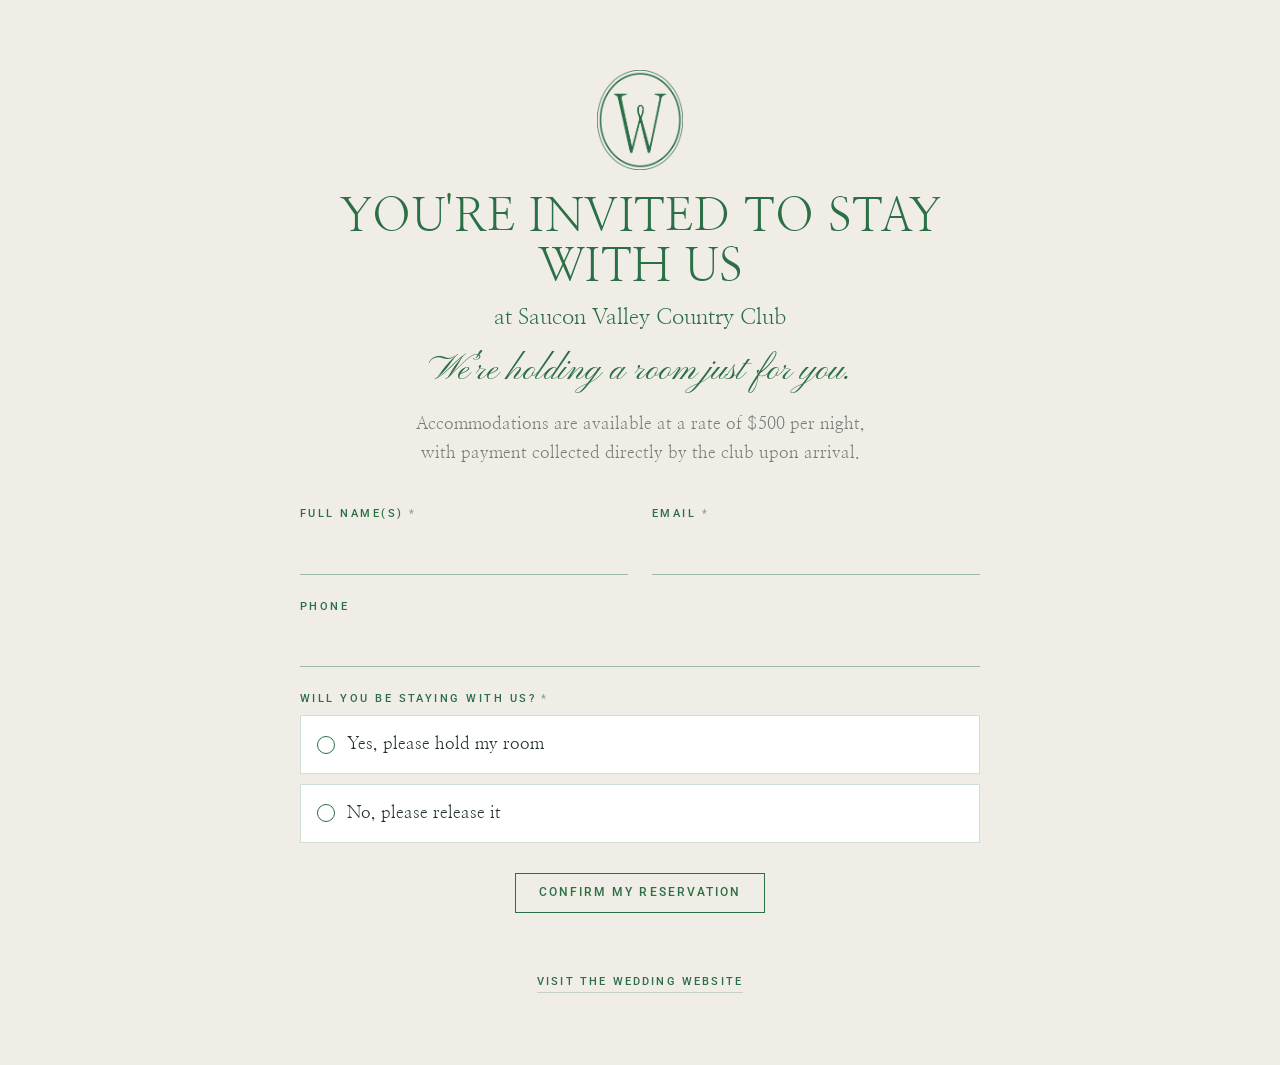
<file: stay.html>
<!doctype html>
<html lang="en">
<head>
<meta charset="utf-8">
<meta name="viewport" content="width=device-width, initial-scale=1">
<meta name="robots" content="noindex, nofollow">
<title>Reserve Your Room</title>
<link rel="preconnect" href="https://fonts.googleapis.com">
<link rel="preconnect" href="https://fonts.gstatic.com" crossorigin>
<link href="https://fonts.googleapis.com/css2?family=Nanum+Myeongjo:wght@400;700&family=Roboto:wght@400;500&family=Pinyon+Script&display=swap" rel="stylesheet">
<script src="content.js?v=202611122140"></script>
<link rel="stylesheet" href="style.css?v=202611122140">
<link rel="icon" type="image/png" href="crest.png">
<style>
.stay-page{min-height:100svh;padding:clamp(24px,6vw,70px) 16px}
.stay-page .paper{max-width:680px;text-align:center}
.home{display:block;width:clamp(64px,13vw,86px);margin:0 auto 22px;color:var(--primary)}
.stay-top{font:500 clamp(1.9rem,6vw,2.9rem)/1.08 var(--serif);text-transform:uppercase;letter-spacing:.01em;color:var(--primary);margin:0}
.stay-venue{font:400 clamp(1.15rem,3.4vw,1.4rem)/1.35 var(--body);color:var(--primary);margin:10px 0 0}
.stay-page .lead-script{margin:18px 0 4px}
.stay-intro{color:var(--muted);max-width:480px;margin:18px auto 0}
.fade{opacity:0;transform:translateY(14px);animation:rise .9s var(--d,0s) cubic-bezier(.2,.7,.2,1) forwards}

form.rsvp-form{text-align:left;margin-top:38px;display:grid;gap:24px}
.field{display:grid;gap:8px;border:0;margin:0;padding:0;min-width:0}
.field > .label,.field legend{color:var(--primary);padding:0}
.field legend{margin-bottom:8px}
.req{color:var(--accent)}
.field input[type=text],.field input[type=email],.field input[type=tel],.field textarea,.field select{
  width:100%;padding:.55em .1em;border:0;border-bottom:1px solid color-mix(in srgb,var(--primary) 40%,transparent);background:transparent;
  font:400 1.1rem/1.4 var(--body);color:var(--ink);border-radius:0;transition:border-color .25s}
.field textarea{resize:vertical;min-height:80px;border:1px solid color-mix(in srgb,var(--primary) 30%,transparent);padding:.6em .7em}
.field input:focus,.field textarea:focus,.field select:focus{outline:none;border-color:var(--primary)}
.two{display:grid;gap:24px}
@media(min-width:560px){.two{grid-template-columns:1fr 1fr}}
.choices{display:grid;gap:10px}
.choice{position:relative;display:flex;align-items:center;gap:12px;padding:14px 16px;border:1px solid var(--line);background:var(--paper);cursor:pointer;transition:border-color .25s,background .25s}
.choice:hover{border-color:var(--primary)}
.choice input{position:absolute;opacity:0;pointer-events:none}
.choice .box{width:18px;height:18px;flex:none;border:1px solid var(--primary);display:grid;place-items:center;transition:background .2s}
.choice input[type=radio] + .box{border-radius:50%}
.choice .box::after{content:"";width:8px;height:8px;background:var(--paper);transform:scale(0);transition:transform .25s cubic-bezier(.3,1.6,.5,1)}
.choice input[type=radio] + .box::after{border-radius:50%}
.choice input:checked + .box{background:var(--primary)}
.choice input:checked + .box::after{transform:scale(1)}
.choice input:focus-visible + .box{outline:2px solid var(--accent);outline-offset:2px}
.choice:has(input:checked){border-color:var(--primary);background:color-mix(in srgb,var(--tint1) 45%,var(--paper))}
.nights[hidden]{display:none}
.hp{position:absolute;left:-9999px;width:1px;height:1px;overflow:hidden}
.submit-row{display:flex;flex-direction:column;align-items:center;gap:12px;margin-top:6px}
.submit-row .btn{min-width:220px;padding:1.15em 2em}
.form-msg{min-height:1.2em;margin:0;font-size:.95rem;text-align:center;color:#a2423a}
.btn[disabled]{opacity:.6;cursor:wait}

.thanks{display:none;margin-top:30px}
.done .thanks{display:block;animation:rise .9s cubic-bezier(.2,.7,.2,1) both}
.done form.rsvp-form{display:none}
.thanks h2{font:500 clamp(1.8rem,5vw,2.4rem)/1.1 var(--serif);text-transform:uppercase;color:var(--primary);margin:0}
.thanks p{color:var(--muted);margin:14px 0 0}

.gate{display:none;margin-top:30px}
.gated .gate{display:block}
.gated .stay-body{display:none}
.gate form{display:flex;flex-direction:column;align-items:center;gap:12px}
.gate input{width:min(260px,100%);padding:.7em .9em;border:1px solid var(--line);background:var(--bg);font:400 1rem var(--body);text-align:center;color:var(--ink)}
.gate .shake{animation:shake .45s}
.back-home{display:inline-block;margin-top:34px;font:500 .68rem/1 var(--sans);letter-spacing:.2em;text-transform:uppercase;color:var(--primary);text-decoration:none;border-bottom:1px solid var(--line);padding-bottom:4px}
</style>
</head>
<body>
<main class="stay-page tone-blue">
  <div class="paper" id="card">
    <a class="home fade" href="./" id="homeMono" aria-label="Wedding website home"></a>
    <h1 class="stay-top fade" style="--d:.15s" id="stayTitle"></h1>
    <p class="stay-venue fade" style="--d:.3s" id="stayVenue"></p>
    <p class="lead-script fade" style="--d:.45s" id="stayScript"></p>

    <div class="gate">
      <p class="stay-intro">Please enter the password from your card.</p>
      <form id="gateForm" autocomplete="off">
        <input id="gateInput" type="password" placeholder="Password" aria-label="Password">
        <button class="btn" type="submit">Continue</button>
        <p class="form-msg" id="gateMsg"></p>
      </form>
    </div>

    <div class="stay-body">
      <p class="stay-intro fade" style="--d:.6s" id="stayIntro"></p>

      <form class="rsvp-form fade" style="--d:.75s" id="rsvpForm" novalidate>
        <div class="two">
          <label class="field"><span class="label">Full name(s) <span class="req">*</span></span>
            <input type="text" name="name" autocomplete="name" required></label>
          <label class="field"><span class="label">Email <span class="req">*</span></span>
            <input type="email" name="email" autocomplete="email" required></label>
        </div>
        <label class="field"><span class="label">Phone</span>
          <input type="tel" name="phone" autocomplete="tel"></label>

        <fieldset class="field">
          <legend class="label">Will you be staying with us? <span class="req">*</span></legend>
          <div class="choices">
            <label class="choice"><input type="radio" name="staying" value="Yes" required><span class="box"></span><span id="yesText"></span></label>
            <label class="choice"><input type="radio" name="staying" value="No"><span class="box"></span><span id="noText"></span></label>
          </div>
        </fieldset>

        <label class="hp" aria-hidden="true">Leave this empty <input type="text" name="website" tabindex="-1" autocomplete="off"></label>

        <div class="submit-row">
          <button class="btn" type="submit" id="submitBtn">Confirm my reservation</button>
          <p class="form-msg" id="formMsg" role="alert"></p>
        </div>
      </form>

      <div class="thanks" id="thanks" role="status">
        <h2 id="thanksTitle"></h2>
        <p class="lead-script" id="thanksScript"></p>
        <p id="thanksText"></p>
      </div>

      <a class="back-home" href="./">Visit the wedding website</a>
    </div>
  </div>
</main>

<script>
(() => {
const S = window.SITE || {};
const P = S.stayPage || {};
const $ = s => document.querySelector(s);
const esc = s => String(s ?? "").replace(/[&<>"']/g, c => ({ "&": "&amp;", "<": "&lt;", ">": "&gt;", '"': "&quot;", "'": "&#39;" })[c]);
const store = { get(k) { try { return sessionStorage.getItem(k); } catch { return null; } },
                set(k, v) { try { sessionStorage.setItem(k, v); } catch {} } };

const colorVars = { primary: "--primary", primaryDark: "--primary-deep", accent: "--accent", background: "--bg", card: "--paper", tint: "--tint1", tint2: "--tint2", text: "--ink" };
for (const [k, v] of Object.entries(S.colors || {})) if (colorVars[k] && v) document.documentElement.style.setProperty(colorVars[k], v);

/* Adobe Fonts (MissLeGatees Pro) once the kit ID is set in content.js */
const F = S.fonts || {};
if (/^[a-z0-9]{5,12}$/i.test(F.adobeKitId || "") && F.scriptFamily) {
  const l = document.createElement("link");
  l.rel = "stylesheet"; l.href = `https://use.typekit.net/${F.adobeKitId}.css`;
  document.head.append(l);
  document.documentElement.style.setProperty("--script", `"${F.scriptFamily.replace(/["\\]/g, "")}", "Pinyon Script", cursive`);
}

const C = S.couple || {};
const mono = C.monogram || "";
$("#homeMono").innerHTML = `<span class="crest" aria-hidden="true"></span>`;

document.title = P.pageTitle || "Reserve Your Room";
$("#stayTitle").textContent = P.title || "";
$("#stayVenue").textContent = P.venue || "";
$("#stayScript").textContent = P.script || "";
$("#stayIntro").textContent = [P.intro, P.deadline ? `Please confirm by ${P.deadline}.` : ""].filter(Boolean).join(" ");
$("#yesText").textContent = P.yesText || "Yes, please hold my room";
$("#noText").textContent = P.noText || "No, please release it";
$("#thanksTitle").textContent = P.thanksTitle || "Thank you!";
$("#thanksScript").textContent = P.thanksScript || "";
$("#thanksText").textContent = P.thanksText || "";

/* Password gate (optional) */
const card = $("#card");
const pw = (P.password || "").trim();
if (pw && store.get("stayOpen") !== "1") card.classList.add("gated");
$("#gateForm").addEventListener("submit", e => {
  e.preventDefault();
  if ($("#gateInput").value.trim().toLowerCase() === pw.toLowerCase()) {
    store.set("stayOpen", "1");
    card.classList.remove("gated");
  } else {
    $("#gateMsg").textContent = "Hmm, that's not it. Try again?";
    const f = $("#gateForm"); f.classList.remove("shake"); void f.offsetWidth; f.classList.add("shake");
  }
});

/* Submit to the Google Sheet */
const form = $("#rsvpForm");
const f = n => form.elements.namedItem(n);
form.addEventListener("submit", async e => {
  e.preventDefault();
  const msg = $("#formMsg"), btn = $("#submitBtn");
  msg.textContent = "";
  const name = f("name").value.trim(), email = f("email").value.trim();
  if (!name || !email || !f("staying").value) { msg.textContent = "Please fill in your name, email and whether you're staying."; return; }
  if (!/^[^\s@]+@[^\s@]+\.[^\s@]+$/.test(email)) { msg.textContent = "That email address doesn't look quite right."; return; }
  if (!P.formUrl) { msg.textContent = "This form isn't connected yet — please check back soon."; return; }

  const data = new URLSearchParams({
    name, email,
    phone: f("phone").value.trim(),
    staying: f("staying").value,
    website: f("website").value
  });
  btn.disabled = true; btn.textContent = "Sending…";
  try {
    // Google Apps Script doesn't send CORS headers, so the reply can't be read; a network error still throws.
    await fetch(P.formUrl, { method: "POST", mode: "no-cors", body: data });
    card.classList.add("done");
    card.scrollIntoView({ behavior: "smooth", block: "start" });
  } catch {
    msg.textContent = "Something went wrong sending your reply. Please try again, or contact us directly.";
    btn.disabled = false; btn.textContent = "Confirm my reservation";
  }
});
})();
</script>
</body>
</html>
</file>
<file: style.css>
:root{
  --primary:#2B6F46; --primary-deep:#1F5233; --accent:#80A88E; --bg:#F7F9F8;
  --paper:#FFFFFF; --tint1:#E4EFF3; --tint2:#E4EFF3; --ink:#24332A;
  --muted:color-mix(in srgb,var(--ink) 62%,var(--bg));
  --line:color-mix(in srgb,var(--primary) 22%,transparent);
  --serif:"Nanum Myeongjo",Georgia,serif; --body:"Nanum Myeongjo",Georgia,serif; --script:"Pinyon Script",cursive; --sans:"Roboto",system-ui,sans-serif;
  --radius:0px; --shadow:0 1px 2px rgb(0 0 0/.04),0 14px 34px -14px rgb(40 40 30/.28);
}
*{box-sizing:border-box}
html{scroll-behavior:smooth;scroll-padding-top:70px}
body{margin:0;background:var(--bg);color:var(--ink);font:400 16.5px/1.75 var(--body);-webkit-font-smoothing:antialiased;overflow-x:hidden}
body.locked{overflow:hidden}
a{color:inherit}
p{margin:0 0 1em}
.label{font:500 .7rem/1.4 var(--sans);letter-spacing:.22em;text-transform:uppercase;color:var(--muted);margin:0}
.icon{width:24px;height:24px;fill:none;stroke:currentColor;stroke-width:1.4;stroke-linecap:round;stroke-linejoin:round;flex:none}
.btn{display:inline-flex;align-items:center;justify-content:center;gap:.6em;font:500 .72rem/1 var(--sans);letter-spacing:.18em;text-transform:uppercase;padding:1em 1.6em;border-radius:0;border:1px solid var(--primary);color:var(--primary);background:transparent;cursor:pointer;text-decoration:none;transition:background .25s,color .25s,transform .25s}
.btn:hover{background:var(--primary);color:var(--paper)}
.btn:active{transform:scale(.97)}
.btn .icon{width:16px;height:16px}
.chip-btn{display:inline-flex;align-items:center;gap:.45em;font:400 .78rem/1 var(--sans);padding:.6em 1em;border-radius:0;border:1px solid var(--line);background:var(--paper);color:var(--primary);cursor:pointer;text-decoration:none;transition:border-color .2s,transform .2s}
.chip-btn:hover{border-color:var(--primary);transform:translateY(-1px)}
.chip-btn .icon{width:15px;height:15px}

/* ---------- Envelope intro ---------- */
#intro{position:fixed;inset:0;z-index:100;display:grid;place-items:center;align-content:center;gap:28px;padding:16px;background:var(--bg);transition:opacity .9s ease,visibility .9s}
#intro.gone{opacity:0;visibility:hidden}
.env{position:relative;width:min(360px,84vw);aspect-ratio:3/2;perspective:1200px;margin-top:70px;transition:transform 1s cubic-bezier(.5,0,.2,1)}
#intro.leaving .env{transform:scale(1.25) translateY(-10px)}
.env-back{position:absolute;inset:0;background:var(--primary);border-radius:3px;box-shadow:var(--shadow)}
.env-card{position:absolute;left:5%;right:5%;top:5%;height:90%;z-index:2;background:var(--paper);border-radius:2px;padding:6% 8%;
  display:flex;flex-direction:column;align-items:center;justify-content:center;gap:4px;text-align:center;
  box-shadow:0 2px 10px rgb(0 0 0/.15);transition:transform 1s cubic-bezier(.3,.7,.2,1)}
.env.open .env-card{transform:translateY(-62%)}
.env.out .env-card{z-index:8;transform:translateY(-14%) scale(1.14)}
.env-card .mono{width:46px;color:var(--primary);margin-bottom:4px}
.env-card .who{font:500 1.4rem/1.05 var(--serif);text-transform:uppercase;letter-spacing:.02em;color:var(--primary);margin:4px 0}
.env-card form{display:none;flex-direction:column;align-items:center;gap:8px;width:100%;margin-top:4px}
.env-card.pw form{display:flex}
.env-card.pw .who,.env-card.pw .when{display:none}
.env-card input{width:100%;max-width:200px;padding:.6em .8em;border:1px solid var(--line);border-radius:0;background:var(--bg);font:400 .95rem var(--body);text-align:center;color:var(--ink)}
.env-card input:focus{outline:2px solid var(--accent);outline-offset:1px}
.env-card .btn{padding:.75em 1.3em}
.env-card .err{font-size:.8rem;color:#b4473f;min-height:1em;margin:0}
.env-card.shake{animation:shake .45s}
@keyframes shake{20%,60%{translate:-7px 0}40%,80%{translate:7px 0}}
.env-front{position:absolute;inset:0;z-index:4;border-radius:3px;background:var(--tint1);
  clip-path:polygon(0 0,50% 54%,100% 0,100% 100%,0 100%)}
.env-flap{position:absolute;left:0;right:0;top:0;height:60%;z-index:5;background:color-mix(in srgb,var(--tint1) 88%,black);
  clip-path:polygon(0 0,100% 0,50% 100%);transform-origin:top;transition:transform .8s ease,z-index 0s .4s}
.env.open .env-flap{transform:rotateX(180deg);z-index:1}
.seal{position:absolute;left:50%;top:58%;z-index:7;width:76px;height:76px;margin:-38px 0 0 -38px;border:0;border-radius:50%;cursor:pointer;
  display:grid;place-items:center;padding:0;color:var(--paper);
  background:radial-gradient(circle at 34% 30%,color-mix(in srgb,var(--primary) 65%,white),var(--primary) 50%,color-mix(in srgb,var(--primary) 70%,black));
  box-shadow:0 5px 12px rgb(0 0 0/.3),inset 0 0 0 5px color-mix(in srgb,var(--primary) 80%,black 20%),inset 0 0 0 7px color-mix(in srgb,var(--primary) 70%,white);
  animation:breathe 2.4s ease-in-out infinite;transition:transform .5s,opacity .5s}
.seal .crest{width:34px}
.seal:focus-visible{outline:3px solid var(--primary);outline-offset:3px}
.env.open .seal{animation:none;transform:scale(.2) rotate(-50deg);opacity:0;pointer-events:none}
@keyframes breathe{50%{transform:scale(1.07) rotate(-3deg)}}
.intro-hint{font:1.7rem/1 var(--script);color:var(--primary);transition:opacity .4s;margin:0}
.env.open + .intro-hint{opacity:0}

/* ---------- Nav ---------- */
.nav{position:fixed;inset:0 0 auto 0;z-index:50;display:flex;align-items:center;justify-content:space-between;
  padding:14px clamp(16px,4vw,40px);color:var(--primary);transition:background .4s,color .4s,box-shadow .4s,padding .4s}
.nav.solid{background:color-mix(in srgb,var(--bg) 90%,transparent);backdrop-filter:blur(10px);-webkit-backdrop-filter:blur(10px);color:var(--primary);box-shadow:0 1px 0 var(--line);padding-block:8px}
.nav .mono{display:block;width:34px;text-decoration:none}
.nav-links{display:none;gap:clamp(16px,2.4vw,30px);list-style:none;margin:0;padding:0}
.nav-links a{font:500 .68rem/1 var(--sans);letter-spacing:.2em;text-transform:uppercase;text-decoration:none;position:relative;padding:6px 0}
.nav-links a::after{content:"";position:absolute;left:0;right:0;bottom:0;height:1px;background:currentColor;transform:scaleX(0);transform-origin:left;transition:transform .35s}
.nav-links a:hover::after,.nav-links a.active::after{transform:scaleX(1)}
.burger{width:44px;height:44px;border:0;background:none;color:inherit;cursor:pointer;position:relative}
.burger span{position:absolute;left:11px;right:11px;height:1.5px;background:currentColor;transition:transform .35s,opacity .2s}
.burger span:nth-child(1){top:16px}.burger span:nth-child(2){top:22px}.burger span:nth-child(3){top:28px}
body.menu-open .burger span:nth-child(1){transform:translateY(6px) rotate(45deg)}
body.menu-open .burger span:nth-child(2){opacity:0}
body.menu-open .burger span:nth-child(3){transform:translateY(-6px) rotate(-45deg)}
body.menu-open .nav{color:var(--paper);background:transparent;box-shadow:none;backdrop-filter:none}
@media(min-width:900px){.nav-links{display:flex}.burger{display:none}}
.menu{position:fixed;inset:0;z-index:45;background:var(--primary-deep);color:var(--paper);display:flex;flex-direction:column;justify-content:center;gap:6px;padding:80px 32px;
  clip-path:circle(0 at calc(100% - 38px) 36px);transition:clip-path .65s cubic-bezier(.7,0,.2,1);visibility:hidden}
body.menu-open .menu{clip-path:circle(150% at calc(100% - 38px) 36px);visibility:visible}
.menu a{font:400 2.2rem/1.25 var(--serif);text-transform:uppercase;text-decoration:none;opacity:0;transform:translateX(-18px);transition:opacity .4s,transform .4s;transition-delay:calc(var(--i)*55ms + .2s)}
body.menu-open .menu a{opacity:1;transform:none}

/* ---------- Hero ---------- */
.hero{position:relative;min-height:100svh;display:grid;place-items:center;text-align:center;color:var(--primary);overflow:hidden;isolation:isolate;padding:100px 16px 110px;background:var(--bg)}
.hero::before{content:"";position:absolute;inset:clamp(10px,2.5vw,24px);border:1px solid var(--line);pointer-events:none;z-index:-1}
.petals{position:absolute;inset:0;z-index:-1;width:100%;height:100%;pointer-events:none}
.crest{display:block;width:100%;aspect-ratio:750/870;background:currentColor;
  -webkit-mask:url(crest.png) center/contain no-repeat;mask:url(crest.png) center/contain no-repeat}
.hero-mono{width:clamp(78px,15vw,110px);margin:0 auto 24px}
.hero-mono .crest{opacity:0;transform:scale(.82) rotate(-6deg)}
body.ready .hero-mono .crest{animation:crest-in 1.4s .2s cubic-bezier(.2,.8,.25,1.15) forwards}
@keyframes crest-in{to{opacity:1;transform:none}}
@keyframes draw{to{stroke-dashoffset:0}}
@keyframes fadein{to{opacity:1}}
.names{display:inline-block;font:500 clamp(3rem,13.5vw,7.4rem)/.95 var(--serif);text-transform:uppercase;letter-spacing:.005em;margin:0;padding:.06em .25em .02em;
  -webkit-mask-image:linear-gradient(90deg,#000 50%,transparent 60%);mask-image:linear-gradient(90deg,#000 50%,transparent 60%);
  -webkit-mask-size:220% 100%;mask-size:220% 100%;-webkit-mask-repeat:no-repeat;mask-repeat:no-repeat;-webkit-mask-position:100% 0;mask-position:100% 0}
.names .amp{font-weight:400}
body.ready .names{animation:write 2.2s .9s cubic-bezier(.45,0,.3,1) forwards}
@keyframes write{to{-webkit-mask-position:0 0;mask-position:0 0}}
.hero-date{font:400 clamp(2.9rem,12.5vw,6.8rem)/1 var(--serif);letter-spacing:.03em;font-variant-numeric:lining-nums;margin:.02em 0 .3em}
.hero .label{color:var(--primary);letter-spacing:.1em;font-size:clamp(.68rem,2.1vw,.86rem)}
.hero-script{font:clamp(1.5rem,4.2vw,2.1rem)/1.2 var(--script);margin:26px 0 0}
.hero-photo{width:min(520px,82vw);aspect-ratio:4/3;margin:40px auto 0;background:center/cover;outline:1px solid var(--line);outline-offset:8px}
.rise{opacity:0;transform:translateY(16px)}
body.ready .rise{animation:rise 1s var(--d,0s) cubic-bezier(.2,.7,.2,1) forwards}
@keyframes rise{to{opacity:1;transform:none}}
.countdown{display:flex;gap:10px;justify-content:center;margin-top:30px;flex-wrap:wrap}
.cd{min-width:70px;padding:12px 8px 9px;border:1px solid var(--line);background:var(--paper)}
.cd b{display:block;font:500 2rem/1 var(--serif);font-variant-numeric:lining-nums}
.cd b.tick{animation:flip .55s cubic-bezier(.3,1.4,.5,1)}
@keyframes flip{from{transform:perspective(200px) rotateX(-90deg);opacity:.2}to{transform:none;opacity:1}}
.cd small{display:block;margin-top:6px;font:500 .6rem/1 var(--sans);letter-spacing:.2em;text-transform:uppercase;opacity:.85}
.married{font:2.4rem var(--script);margin:0}
.scroll-cue{position:absolute;bottom:40px;left:50%;margin-left:-13px;width:26px;height:42px;border:1.5px solid var(--line);border-radius:14px}
.scroll-cue::after{content:"";position:absolute;left:50%;top:8px;width:4px;height:8px;margin-left:-2px;border-radius:2px;background:var(--primary);animation:wheel 1.8s infinite}
@keyframes wheel{0%{opacity:0;transform:none}30%{opacity:1}100%{opacity:0;transform:translateY(14px)}}

/* ---------- Sections ---------- */
.sec{position:relative;padding:clamp(80px,11vw,130px) 16px}
.paper{position:relative;z-index:1;max-width:940px;margin:0 auto;background:var(--paper);padding:clamp(40px,6vw,72px) clamp(26px,5vw,68px);box-shadow:var(--shadow)}
.paper::before{content:"";position:absolute;inset:10px;border:1px solid var(--line);pointer-events:none}
.tone-ivory{background:var(--bg)}
.tone-blue{background:var(--tint1)}
.tone-sage{background:var(--tint2)}
.sec-head{text-align:center;margin-bottom:clamp(30px,5vw,48px)}
.title{font:500 clamp(2.2rem,6.5vw,3.8rem)/1.05 var(--serif);text-transform:uppercase;letter-spacing:.01em;color:var(--primary);margin:.15em 0 .1em}
.squiggle{width:150px;height:16px;display:block;margin:10px auto 0;fill:none;stroke:var(--primary);stroke-width:1;stroke-dasharray:160;stroke-dashoffset:160;transition:stroke-dashoffset 1.6s .35s ease}
.in .squiggle,.squiggle.in{stroke-dashoffset:0}
.intro{max-width:560px;margin:18px auto 0;color:var(--muted)}
.lead-script{font:clamp(1.6rem,4.5vw,2.2rem)/1.2 var(--script);color:var(--primary);margin:14px 0 0}
[data-reveal]{opacity:0;transform:translateY(26px);transition:opacity .9s ease,transform .9s cubic-bezier(.2,.7,.2,1);transition-delay:var(--d,0s)}
[data-reveal].in{opacity:1;transform:none}
.sub{font:500 .7rem/1 var(--sans);letter-spacing:.22em;text-transform:uppercase;color:var(--primary);display:flex;align-items:center;gap:14px;margin:36px 0 18px}
.sub::after{content:"";flex:1;height:1px;background:var(--line)}

/* ---------- Welcome ---------- */
.welcome{display:grid;gap:40px;align-items:center}
@media(min-width:820px){.welcome{grid-template-columns:1.1fr 1fr}}
.welcome .title{text-align:left}
.welcome .squiggle{margin-left:0}
.sig{font:2.3rem/1 var(--script);color:var(--primary);margin-top:10px}
.polaroids{position:relative;height:330px;display:grid;place-items:center}
.pol{position:absolute;width:min(190px,44vw);margin:0;background:#fff;padding:10px 10px 40px;box-shadow:0 12px 26px -10px rgb(0 0 0/.4);
  transform:rotate(var(--r0,0deg));transition:transform 1.2s cubic-bezier(.2,.9,.25,1.15);transition-delay:var(--d,0s);cursor:pointer}
.polaroids.in .pol{transform:translate(var(--x),var(--y)) rotate(var(--r))}
.polaroids.in .pol:hover{transform:translate(var(--x),calc(var(--y) - 10px)) rotate(0deg) scale(1.06);z-index:5;transition-duration:.4s;transition-delay:0s}
.pol .ph{aspect-ratio:1;background:var(--tint1) center/cover;display:grid;place-items:center;color:var(--muted);font:italic 400 .95rem var(--serif)}
.pol figcaption{position:absolute;left:0;right:0;bottom:9px;text-align:center;font:1.3rem/1 var(--script);color:var(--primary)}

/* ---------- Hotels ---------- */
.toolbar{display:flex;justify-content:center;gap:8px;flex-wrap:wrap;margin-bottom:26px}
.grid{display:grid;gap:18px;grid-template-columns:repeat(auto-fill,minmax(250px,1fr))}
.grid:has(> :only-child){grid-template-columns:minmax(0,420px);justify-content:center}
.flip{perspective:1100px}
.flip-in{display:grid;min-height:250px;transition:transform .85s cubic-bezier(.3,.8,.25,1.1);transform-style:preserve-3d}
.flip.on .flip-in{transform:rotateY(180deg)}
.face{grid-area:1/1;-webkit-backface-visibility:hidden;backface-visibility:hidden;border-radius:var(--radius);padding:24px;border:1px solid var(--line);background:var(--paper);display:flex;flex-direction:column;gap:8px;cursor:pointer}
.face.front:hover{border-color:var(--primary)}
.flip.static .flip-in{min-height:170px}
.flip.static .face{cursor:default}
.flip.static .face.front:hover{border-color:var(--line)}
.face h3{font:500 1.55rem/1.1 var(--serif);text-transform:uppercase;letter-spacing:.02em;color:var(--primary);margin:0}
.price{font:500 1.05rem var(--serif);letter-spacing:.08em;color:var(--primary)}
.price i{font-style:normal;opacity:.25}
.face .spacer{flex:1}
.flip-btn{align-self:flex-start;background:none;border:0;padding:0;font:500 .66rem/1 var(--sans);letter-spacing:.2em;text-transform:uppercase;color:inherit;cursor:pointer;display:inline-flex;align-items:center;gap:6px}
.flip-btn .icon{width:15px;height:15px;transition:transform .4s}
.flip-btn:hover .icon{transform:rotate(180deg)}
.face.back{transform:rotateY(180deg);background:var(--primary);color:var(--paper);border-color:var(--primary)}
.face.back .label{color:inherit;opacity:.75}
.code-row{display:flex;align-items:center;gap:10px;flex-wrap:wrap}
.code{font:500 1.5rem/1.1 var(--serif);letter-spacing:.06em}
.copy{background:rgb(255 255 255/.15);border:1px solid rgb(255 255 255/.4);color:inherit;border-radius:999px;padding:.45em .9em;font:400 .72rem var(--sans);cursor:pointer;transition:background .2s}
.copy:hover{background:rgb(255 255 255/.28)}
.face.back .small{font-size:.88rem;opacity:.9;margin:0}
.face.back .btn{border-color:var(--paper);color:var(--paper);align-self:flex-start}
.face.back .btn:hover{background:var(--paper);color:var(--primary)}

/* ---------- Travel ---------- */
.tiles{display:grid;gap:16px;grid-template-columns:repeat(auto-fill,minmax(230px,1fr))}
.tile{display:flex;gap:16px;align-items:flex-start;padding:20px;border-radius:var(--radius);background:color-mix(in srgb,var(--tint1) 35%,var(--paper));border:1px solid var(--line)}
.tile .bubble{width:46px;height:46px;border-radius:50%;flex:none;display:grid;place-items:center;background:var(--paper);color:var(--primary);border:1px solid var(--line)}
.tile:hover .bubble .icon{animation:wiggle .6s}
@keyframes wiggle{25%{transform:rotate(-12deg)}50%{transform:rotate(10deg)}75%{transform:rotate(-5deg)}}
.tile h3{font:500 1.4rem/1.1 var(--serif);color:var(--primary);margin:4px 0 6px}
.tile p{margin:0;font-size:.95rem;color:var(--muted)}
.travel-note{margin:18px 0 0;text-align:center;color:var(--primary)}
.sub + .travel-note{text-align:left;font-style:normal;color:var(--ink);margin-top:0}

/* ---------- Things to do ---------- */
.chip{font:400 .8rem/1 var(--sans);padding:.65em 1.2em;border-radius:0;border:1px solid var(--line);background:var(--paper);color:var(--primary);cursor:pointer;transition:background .25s,color .25s,border-color .25s}
.chip:hover{border-color:var(--primary)}
.chip[aria-pressed="true"]{background:var(--primary);color:var(--paper);border-color:var(--primary)}
.postcard{position:relative;background:var(--paper);border:1px solid var(--line);border-radius:6px;padding:22px 76px 20px 22px;transition:transform .35s,box-shadow .35s}
.postcard:hover{transform:translateY(-4px) rotate(-.6deg);box-shadow:var(--shadow)}
.postcard.pop{animation:pop .5s var(--d,0s) cubic-bezier(.3,1.5,.5,1) backwards}
@keyframes pop{from{opacity:0;transform:scale(.9) translateY(10px)}}
.postcard[hidden]{display:none}
.stamp{position:absolute;top:16px;right:16px;width:46px;height:54px;border:1.5px dashed var(--accent);border-radius:2px;display:grid;place-items:center;color:var(--primary);transform:rotate(5deg);transition:transform .4s}
.postcard:hover .stamp{transform:rotate(-6deg) scale(1.08)}
.postcard h3{font:500 1.5rem/1.15 var(--serif);color:var(--primary);margin:0 0 4px}
.postcard .label a{text-decoration:none}
.postcard .label a:hover{text-decoration:underline}
.postcard p:not(.label){margin:8px 0 0;font-size:.95rem}

/* ---------- Attire ---------- */
.looks{display:grid;gap:18px;grid-template-columns:repeat(auto-fit,minmax(260px,1fr))}
.look{padding:28px;border:1px solid var(--line);background:color-mix(in srgb,var(--tint1) 35%,var(--paper));text-align:center}
.look h3{font:500 1.75rem/1.1 var(--serif);text-transform:uppercase;letter-spacing:.02em;color:var(--primary);margin:.2em 0 .4em}
.look p{margin:0;color:var(--muted)}
.swatches{display:flex;justify-content:center;gap:10px;margin-top:20px}
.swatches span{width:34px;height:34px;border-radius:50%;border:3px solid var(--paper);box-shadow:0 0 0 1px var(--line);transform:scale(0);transition:transform .6s cubic-bezier(.3,1.8,.5,1);transition-delay:calc(var(--i)*110ms + .3s)}
.look.in .swatches span{transform:none}

/* ---------- FAQ ---------- */
.faq-item{border-bottom:1px solid var(--line)}
.faq-q{width:100%;display:flex;justify-content:space-between;align-items:center;gap:16px;padding:20px 0;background:none;border:0;cursor:pointer;text-align:left;font:500 1.4rem/1.25 var(--serif);color:var(--primary)}
.faq-q .pm{position:relative;width:18px;height:18px;flex:none}
.faq-q .pm::before,.faq-q .pm::after{content:"";position:absolute;left:0;right:0;top:50%;height:1.5px;margin-top:-.75px;background:currentColor;transition:transform .35s}
.faq-q .pm::after{transform:rotate(90deg)}
.faq-item.open .pm::after{transform:rotate(0)}
.faq-item.open .pm::before{transform:rotate(180deg)}
.faq-a{display:grid;grid-template-rows:0fr;transition:grid-template-rows .45s ease}
.faq-item.open .faq-a{grid-template-rows:1fr}
.faq-a > div{overflow:hidden}
.faq-a p{padding:0 0 22px;margin:0;color:var(--muted)}

/* ---------- RSVP + footer ---------- */
.rsvp{background:var(--primary);color:var(--paper);text-align:center;overflow:hidden}
.rsvp::before{content:"";position:absolute;inset:clamp(10px,2.5vw,24px);border:1px solid rgb(255 255 255/.35);pointer-events:none}
.rsvp .squiggle{stroke:var(--paper)}
.rsvp .title{color:var(--paper)}
.rsvp .label{color:inherit;opacity:.8}
.rsvp .deadline{font:400 1.3rem var(--serif);margin:14px 0 30px}
.big-btn{position:relative;overflow:hidden;font:2.4rem/1 var(--script);padding:.45em 1.6em .4em;border-radius:0;border:0;background:var(--paper);color:var(--primary);cursor:pointer;text-decoration:none;display:inline-block;box-shadow:0 10px 30px -10px rgb(0 0 0/.5);transition:transform .3s}
.big-btn:hover{transform:translateY(-3px) scale(1.03)}
.big-btn::after{content:"";position:absolute;top:0;bottom:0;width:40%;left:-60%;background:linear-gradient(90deg,transparent,color-mix(in srgb,var(--accent) 35%,transparent),transparent);transform:skewX(-20deg);animation:shine 3.5s 1s infinite}
@keyframes shine{0%{left:-60%}35%,100%{left:130%}}
.big-btn[aria-disabled="true"]{opacity:.6;cursor:default}
footer{text-align:center;padding:60px 16px 70px;background:var(--bg)}
footer .mono{width:70px;margin:0 auto;color:var(--primary)}
footer p{margin:10px 0 0;color:var(--muted)}
.to-top{position:fixed;right:16px;bottom:16px;z-index:40;width:48px;height:48px;border-radius:50%;border:1px solid var(--line);background:var(--paper);color:var(--primary);display:grid;place-items:center;cursor:pointer;box-shadow:var(--shadow);opacity:0;transform:translateY(16px) scale(.8);pointer-events:none;transition:opacity .35s,transform .35s}
.to-top.show{opacity:1;transform:none;pointer-events:auto}
.to-top:hover .icon{animation:hop .5s}
@keyframes hop{50%{transform:translateY(-4px)}}
.heart{position:fixed;z-index:200;pointer-events:none;font-size:16px;line-height:1;color:var(--accent)}

/* ---------- Registry ---------- */
.registry{text-align:center}
.registry .sec-head{margin-bottom:10px}
.registry-soon{margin:8px 0 0;font-size:clamp(2.2rem,6vw,3rem)}
.registry-links{display:flex;flex-wrap:wrap;justify-content:center;gap:14px;margin-top:22px}

/* ---------- Photos: split hero, ribbon, bands, gallery, viewer ---------- */
.ribbon{position:relative;z-index:2;overflow:hidden;background:var(--primary);color:var(--paper);padding:17px 0}
.ribbon[hidden]{display:none}
.ribbon-track{display:flex;width:max-content;animation:ribbon 70s linear infinite}
.ribbon:hover .ribbon-track{animation-play-state:paused}
.ribbon-run{display:flex;align-items:center;flex:none}
.ribbon span{padding:0 28px;font:500 .74rem/1 var(--sans);letter-spacing:.34em;text-transform:uppercase;white-space:nowrap}
.ribbon .crest{width:17px;flex:none;opacity:.9}
@keyframes ribbon{to{transform:translateX(-50%)}}

.band{position:relative;margin:0;height:clamp(340px,74vh,780px);overflow:hidden;background:var(--primary-deep)}
.band img{position:absolute;left:0;top:-10%;width:100%;height:120%;object-fit:cover;transform:translateY(var(--shift,0%));will-change:transform}
.band::after{content:"";position:absolute;inset:clamp(10px,2.5vw,24px);border:1px solid rgb(255 255 255/.55);pointer-events:none}

.gallery-wrap{max-width:1180px;margin:0 auto}
.masonry{columns:2;column-gap:10px}
@media(min-width:900px){.masonry{columns:3;column-gap:18px}}
.shot{position:relative;display:block;width:100%;margin:0 0 10px;padding:0;border:0;background:var(--tint1);overflow:hidden;cursor:zoom-in;break-inside:avoid}
@media(min-width:900px){.shot{margin-bottom:18px}}
.shot img{display:block;width:100%;height:auto;transition:transform 1s cubic-bezier(.2,.7,.2,1)}
.shot:hover img{transform:scale(1.05)}
.shot::after{content:"";position:absolute;inset:10px;border:1px solid transparent;transition:border-color .45s;pointer-events:none}
.shot:hover::after{border-color:rgb(255 255 255/.75)}
.shot:focus-visible{outline:2px solid var(--accent);outline-offset:3px}

body.lb-open{overflow:hidden}
.lightbox{position:fixed;inset:0;z-index:300;background:color-mix(in srgb,var(--primary-deep) 95%,black)}
.lightbox[hidden]{display:none}
.lb-stage{margin:0;position:absolute;inset:0;display:grid;place-items:center;padding:64px 84px}
.lb-stage img{max-width:100%;max-height:calc(100vh - 128px);max-height:calc(100dvh - 128px);object-fit:contain;box-shadow:0 30px 70px -24px rgb(0 0 0/.7)}
.lb-in{animation:lbin .55s cubic-bezier(.2,.7,.2,1)}
@keyframes lbin{from{opacity:0;transform:scale(.97)}}
.lb-btn,.lb-close{position:absolute;display:grid;place-items:center;width:48px;height:48px;border-radius:50%;border:1px solid rgb(255 255 255/.4);background:rgb(255 255 255/.06);color:#fff;cursor:pointer;transition:background .25s}
.lb-btn:hover,.lb-close:hover{background:rgb(255 255 255/.18)}
.lb-btn{top:50%;margin-top:-24px}
.lb-prev{left:18px}.lb-prev .icon{transform:rotate(180deg)}
.lb-next{right:18px}
.lb-close{top:16px;right:18px;width:44px;height:44px}
.lb-close::before,.lb-close::after{content:"";position:absolute;width:18px;height:1.5px;background:currentColor;transform:rotate(45deg)}
.lb-close::after{transform:rotate(-45deg)}
.lb-count{position:absolute;left:0;right:0;bottom:22px;margin:0;text-align:center;color:rgb(255 255 255/.75);font:500 .68rem/1 var(--sans);letter-spacing:.28em}
@media(max-width:640px){
  .lb-stage{padding:64px 10px 92px}
  .lb-stage img{max-height:calc(100vh - 156px);max-height:calc(100dvh - 156px)}
  .lb-btn{top:auto;bottom:14px;margin:0}
  .lb-prev{left:calc(50% - 120px)}.lb-next{right:calc(50% - 120px)}
  .lb-count{bottom:32px}
}

@media (prefers-reduced-motion: reduce){
  *,*::before,*::after{animation-duration:.01ms!important;animation-iteration-count:1!important;transition-duration:.01ms!important;transition-delay:0s!important;scroll-behavior:auto!important}
  .names{-webkit-mask:none;mask:none}
}

/* ==========================================================================
   Editorial look: full-photo hero, cream + green sections, script headings,
   double-line frames
   ========================================================================== */
:root{--brand:var(--primary);--brand-deep:var(--primary-deep);--cream:var(--bg);--shade:rgb(18 28 20)}

/* Hero: names over a full-screen photo */
.hero.has-photo{color:#fff;background:var(--brand-deep);padding-bottom:120px}
.hero.has-photo::before{border-color:rgb(255 255 255/.5);z-index:0}
.hero-bg{position:absolute;inset:0;margin:0;z-index:-2;overflow:hidden}
.hero-bg[hidden]{display:none}
.hero-bg img{width:100%;height:100%;object-fit:cover;transform:scale(1.1);transition:transform 9s cubic-bezier(.2,.6,.2,1)}
body.ready .hero-bg img{transform:scale(1.01)}
.hero-bg::after{content:"";position:absolute;inset:0;
  background:linear-gradient(180deg,rgb(0 0 0/.38),rgb(0 0 0/.12) 45%,rgb(0 0 0/.42))}
.hero-text{text-align:center;position:relative}
.hero.has-photo .hero-text{text-shadow:0 2px 24px rgb(0 0 0/.3)}
.names{font:400 clamp(3.6rem,15vw,8.4rem)/.86 var(--serif);letter-spacing:.01em}
.names span{display:block}
.names .and{font:400 clamp(2.6rem,10vw,5.4rem)/.7 var(--script);text-transform:none;letter-spacing:0;margin:.02em 0 .1em}
.hero .hero-kicker{margin-top:clamp(22px,4vw,34px);letter-spacing:.32em;font-size:clamp(.66rem,1.8vw,.8rem)}
.hero.has-photo .label{color:inherit}
.hero.has-photo{place-items:start center;padding-top:clamp(96px,13vh,170px)}
.hero-date{font:400 clamp(1rem,2.6vw,1.35rem)/1 var(--serif);letter-spacing:.34em;margin:14px 0 0;padding-left:.34em}
.hero.has-photo .scroll-cue{border-color:rgb(255 255 255/.6)}
.hero.has-photo .scroll-cue::after{background:#fff}
body.photo-hero .nav:not(.solid){color:#fff}

/* Save the date: double-framed photo beside the date */
.std{padding:clamp(70px,10vw,120px) 16px;background:var(--bg)}
.std-wrap{max-width:980px;margin:0 auto;display:grid;gap:clamp(44px,6vw,80px);align-items:center;justify-items:center}
@media(min-width:820px){.std-wrap{grid-template-columns:1fr 1fr}}
.framed{position:relative;margin:0;width:min(400px,84vw);padding:clamp(30px,5vw,46px);border:1.5px solid var(--primary)}
.framed::before{content:"";position:absolute;inset:9px;border:1px solid var(--primary);pointer-events:none}
.framed img{display:block;width:100%;aspect-ratio:4/5;object-fit:cover}
.std-text{text-align:center;color:var(--primary)}
.std-day{font:400 clamp(3.2rem,8vw,4.8rem)/1 var(--script);margin:0}
.std-at{font:400 clamp(1.8rem,4vw,2.4rem)/1 var(--script);margin:.05em 0 .2em}
.std-place{font:400 clamp(1.35rem,3.4vw,2rem)/1.2 var(--serif);text-transform:uppercase;letter-spacing:.05em;margin:0 0 12px}
.std .countdown{margin-top:34px}
.std .cd{background:transparent}
.std-note{font:clamp(1.4rem,3.6vw,1.8rem)/1.2 var(--script);color:var(--muted);margin:26px 0 0}

/* Sections: flat, no cards; headings in script */
main .paper{background:none;box-shadow:none;max-width:1100px;padding:0}
main .paper::before{display:none}
.title{font:400 clamp(3rem,9vw,4.8rem)/1.05 var(--script);text-transform:none;letter-spacing:0}
.tone-green{background:var(--brand);color:var(--cream)}
.tone-green,.on-green{  --primary:var(--cream);--ink:var(--cream);--muted:color-mix(in srgb,var(--cream) 78%,var(--brand));
  --line:color-mix(in srgb,var(--cream) 35%,transparent);--paper:var(--brand);--tint1:var(--brand-deep);--accent:color-mix(in srgb,var(--cream) 70%,var(--brand))}
.sep{font-family:var(--sans);color:var(--accent);margin:0 .1em}

/* Schedule: side-by-side details, small capital labels */
.details{display:grid;gap:48px 0;grid-template-columns:repeat(auto-fit,minmax(250px,1fr))}
.detail{text-align:center;padding:0 clamp(18px,3vw,36px)}
@media(min-width:820px){.detail + .detail{border-left:1px solid var(--line)}}
.detail h3{font:400 1.45rem/1.2 var(--serif);text-transform:uppercase;letter-spacing:.06em;color:var(--primary);margin:.45em 0 .6em}
.detail .ev-desc{margin:0 0 .8em}
.detail dl{margin:0 0 12px}
.detail dt{font:500 .64rem/1.4 var(--sans);letter-spacing:.22em;text-transform:uppercase;color:var(--muted);margin-top:14px}
.detail dd{margin:4px 0 0}
.detail dd a{text-decoration-color:var(--line);text-underline-offset:3px}
.detail .note{color:var(--muted);font-size:.93rem}
.detail .ev-actions{display:flex;gap:8px;flex-wrap:wrap;justify-content:center}
.cal-all{display:flex;justify-content:center;margin:54px 0 0}

/* Where to stay: framed photo beside a green panel listing the hotels */
.stay-split{max-width:1100px;margin:0 auto;display:grid;gap:clamp(40px,5vw,64px);align-items:center;justify-items:center}
@media(min-width:900px){.stay-split{grid-template-columns:minmax(0,.8fr) minmax(0,1.2fr);align-items:start}
  .stay-split .framed{position:sticky;top:110px}.stay-split.no-photo{grid-template-columns:minmax(0,760px);justify-content:center}}
.stay-split .framed{width:min(380px,84vw)}
.stay-panel{position:relative;width:100%;background:var(--brand);color:var(--cream);padding:clamp(44px,6vw,64px) clamp(24px,4.5vw,56px) clamp(36px,5vw,52px)}
.stay-panel::before{content:"";position:absolute;inset:10px;border:1px solid var(--line);pointer-events:none}
.stay-panel .sec-head{margin-bottom:6px}
.stay-panel .intro{color:var(--muted)}
.stay-script{text-align:center;margin:8px 0 30px}
.hotel-list{list-style:none;margin:0;padding:0;border-top:1px solid var(--line)}
.hotel{position:relative;display:flex;align-items:center;justify-content:space-between;gap:10px 24px;flex-wrap:wrap;padding:20px 4px;border-bottom:1px solid var(--line);transition:background .3s}
.hotel:hover{background:color-mix(in srgb,var(--cream) 6%,transparent)}
.hotel-main{flex:1 1 260px;min-width:0}
.hotel h3{margin:0;font:400 1.12rem/1.3 var(--serif);text-transform:uppercase;letter-spacing:.05em}
.hotel-link{color:inherit;text-decoration:none}
.hotel-link::after{content:"";position:absolute;inset:0;z-index:1}
.hotel-link:focus-visible{outline:none}
.hotel:has(.hotel-link:focus-visible){outline:2px solid var(--cream);outline-offset:2px}
.hotel-tag{margin:6px 0 0;font:500 .6rem/1.5 var(--sans);letter-spacing:.2em;text-transform:uppercase;color:var(--accent)}
.hotel-addr{margin:4px 0 0;color:var(--muted);font-size:.93rem;line-height:1.5}
.hotel-code{position:relative;z-index:2;display:flex;flex-wrap:wrap;align-items:center;gap:6px 10px;margin-top:8px}
.hotel-code .label{width:100%;color:var(--muted)}
.hotel-actions{display:flex;align-items:center;gap:18px;flex:none}
.hotel-cta{display:inline-flex;align-items:center;gap:6px;font:500 .62rem/1 var(--sans);letter-spacing:.2em;text-transform:uppercase}
.hotel-cta .icon{width:14px;height:14px;transition:transform .35s}
.hotel:hover .hotel-cta .icon{transform:translateX(5px)}
.hotel-map{position:relative;z-index:2;display:inline-flex;align-items:center;gap:4px;font:400 .8rem/1 var(--sans);color:var(--muted);text-decoration:none;padding-bottom:3px;border-bottom:1px solid var(--line)}
.hotel-map:hover{color:var(--cream);border-color:var(--cream)}
.hotel-map .icon{width:14px;height:14px}

/* Travel: plain facts in two columns */
.facts{display:grid;gap:30px clamp(30px,6vw,70px);grid-template-columns:repeat(auto-fit,minmax(240px,1fr));text-align:center}
.fact-h{font:500 .7rem/1.5 var(--sans);letter-spacing:.2em;text-transform:uppercase;color:var(--primary);margin:0 0 8px}
.fact p:last-child{margin:0;color:var(--muted)}
.sub{justify-content:center;margin:44px 0 24px}
.sub::before{content:"";flex:1;height:1px;background:var(--line)}
.travel-note,.sub + .travel-note{text-align:center;color:var(--ink);margin-top:26px}

/* Registry: double-line frame */
.frame{position:relative;max-width:640px;margin:0 auto;text-align:center;padding:clamp(50px,8vw,84px) clamp(24px,6vw,64px);border:1.5px solid var(--primary)}
.frame::before{content:"";position:absolute;inset:9px;border:1px solid var(--primary);pointer-events:none}
.frame .sec-head{margin-bottom:8px}
.registry-soon{font:400 1rem/1.6 var(--sans);letter-spacing:.24em;text-transform:uppercase;color:var(--muted);margin:0}

/* Stripes above the footer and under Schedule and Travel */
.stripes{height:clamp(70px,10vw,120px);background:repeating-linear-gradient(90deg,var(--brand) 0 clamp(14px,2vw,22px),var(--bg) 0 clamp(28px,4vw,44px))}

/* Pinstripe details */
.nav.solid{box-shadow:none}
.nav.solid::after{content:"";position:absolute;left:0;right:0;top:100%;height:6px;background:repeating-linear-gradient(90deg,var(--brand) 0 6px,var(--bg) 0 12px);opacity:.9}
.sub::before,.sub::after{height:6px;background:repeating-linear-gradient(90deg,var(--primary) 0 3px,transparent 0 9px);opacity:.55}
</file>
